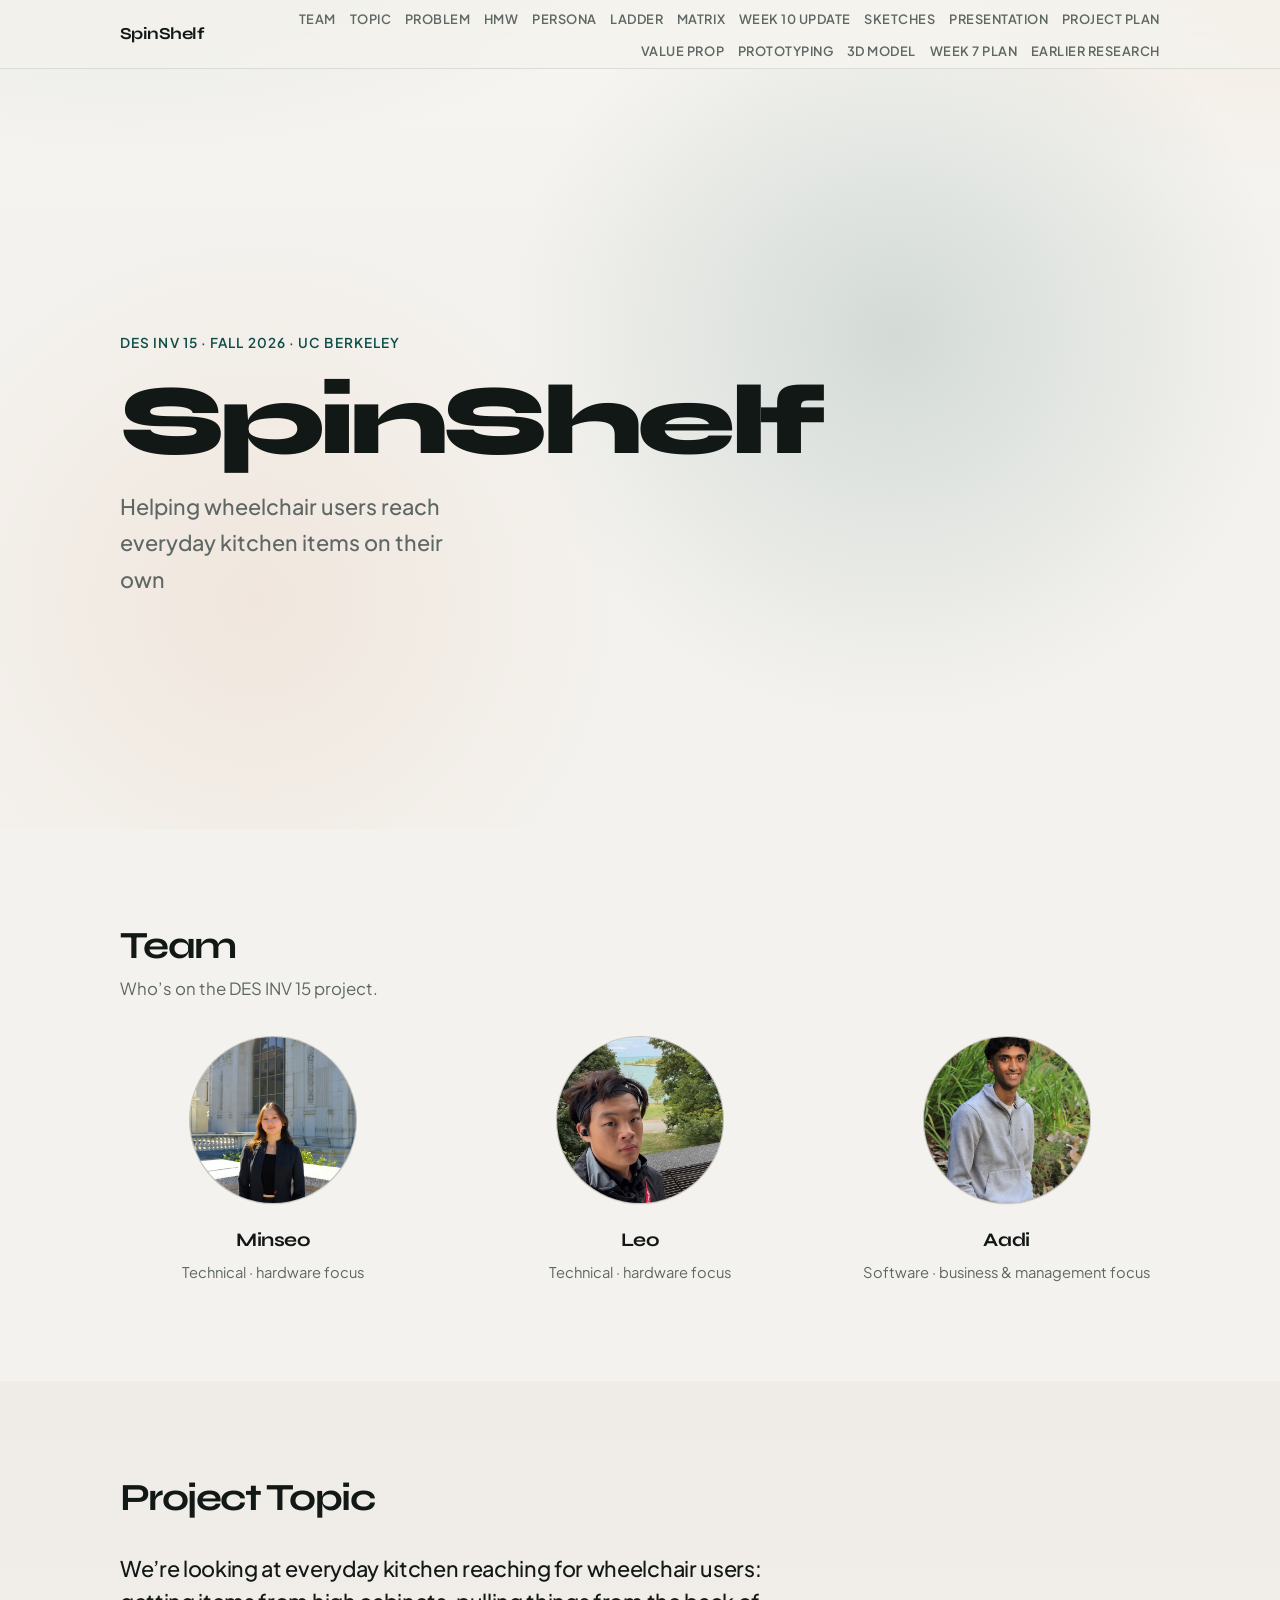
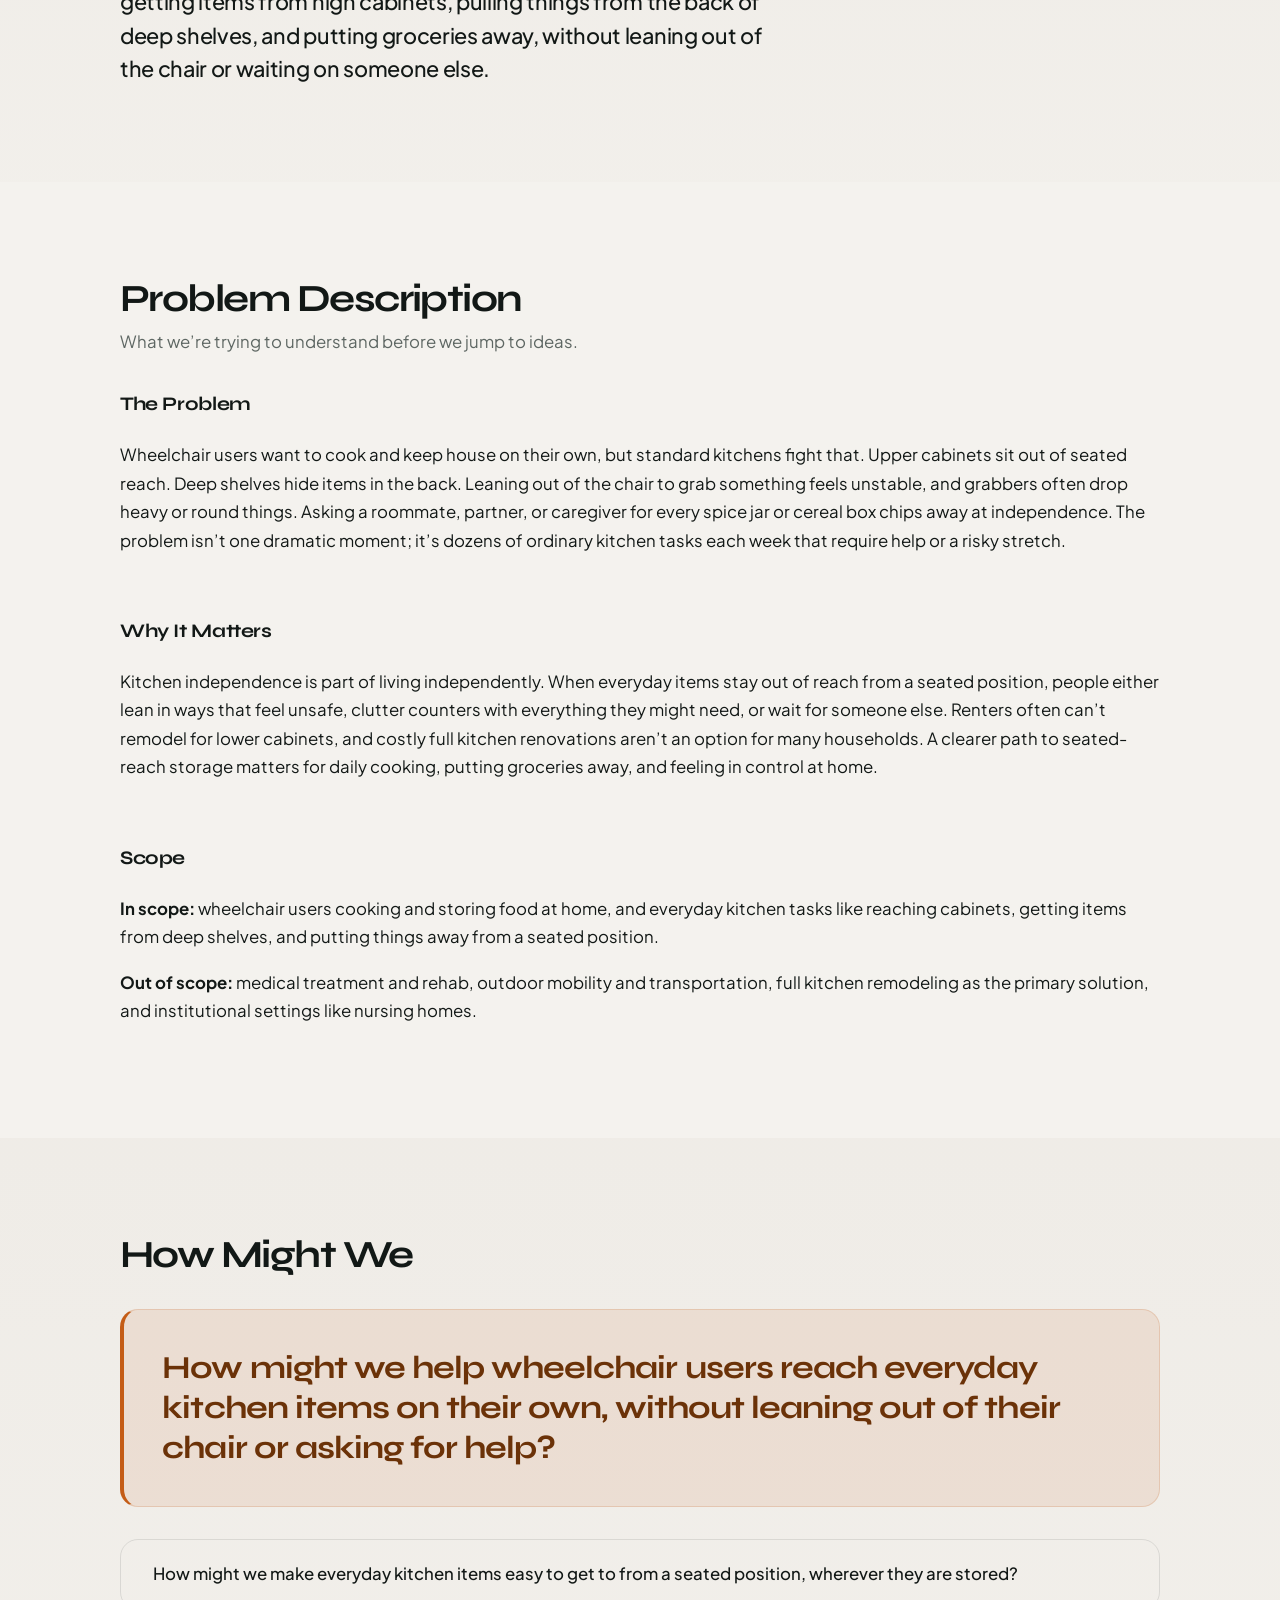
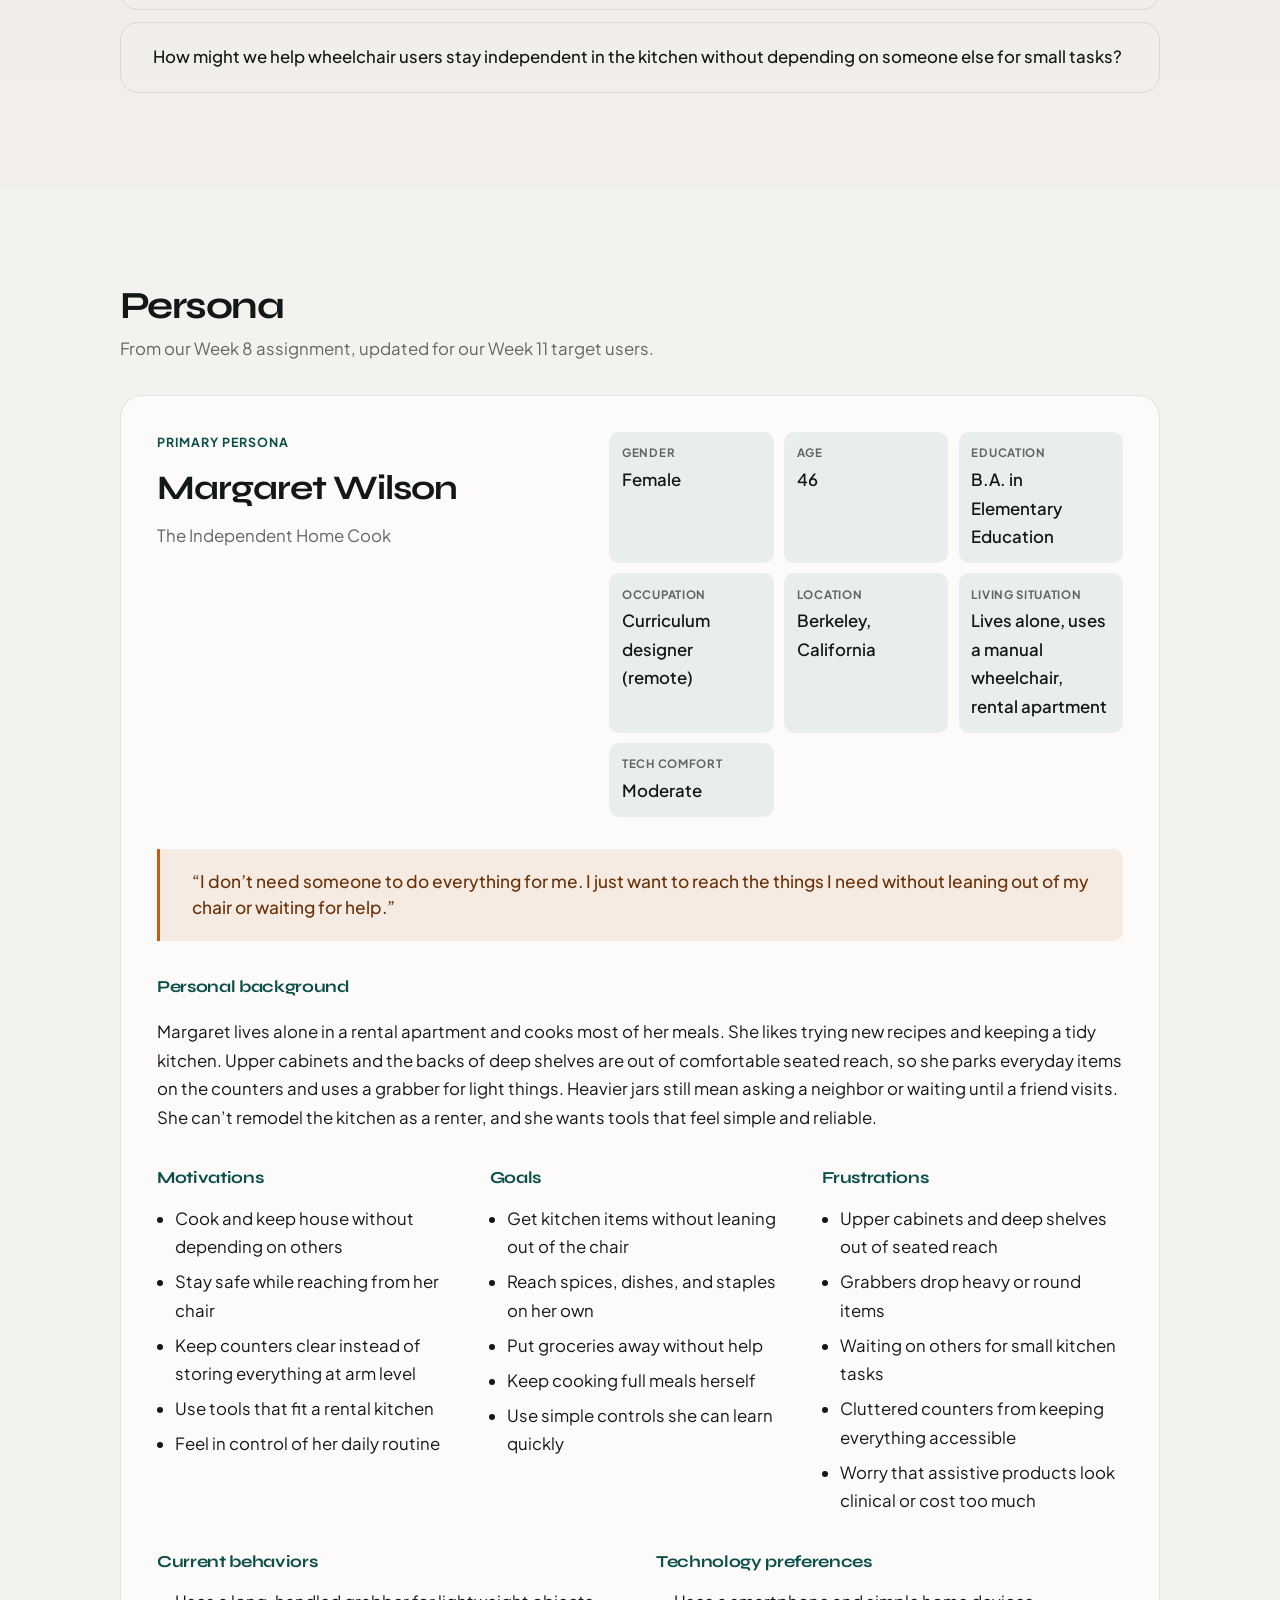
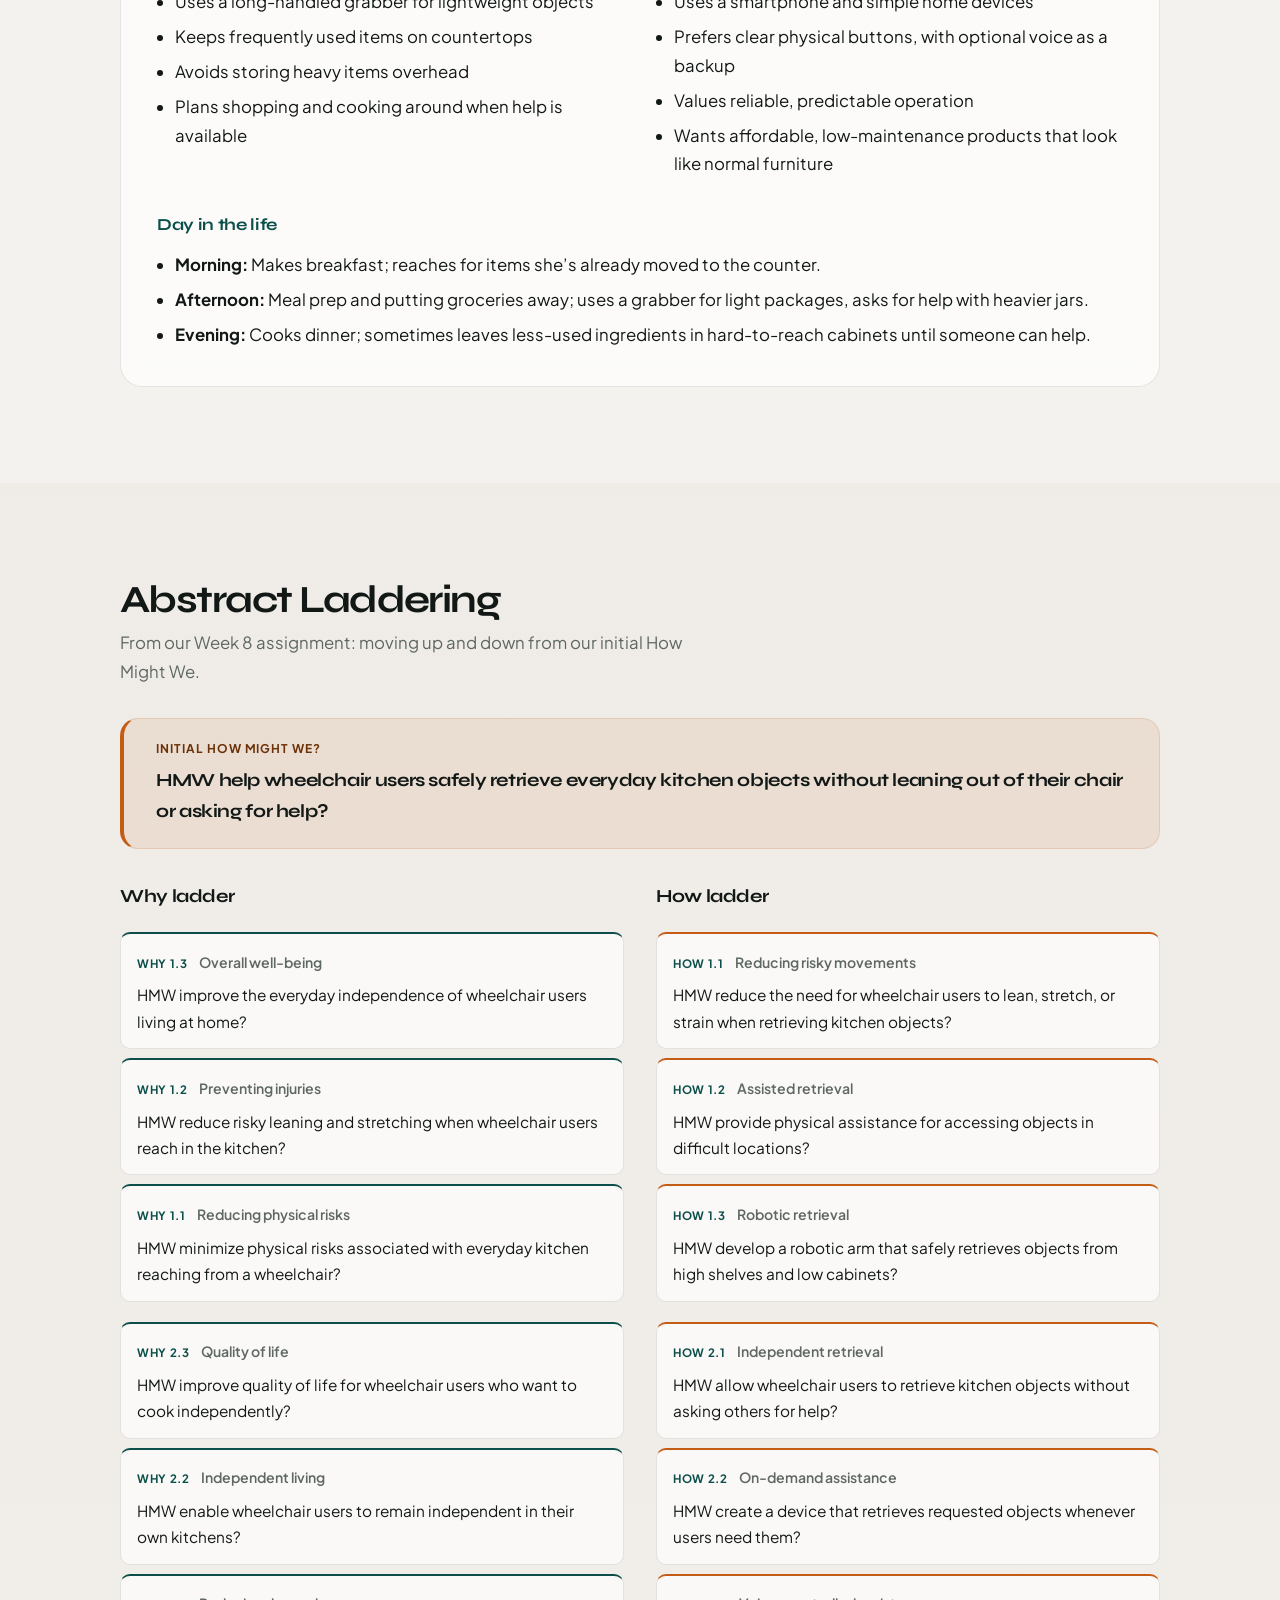
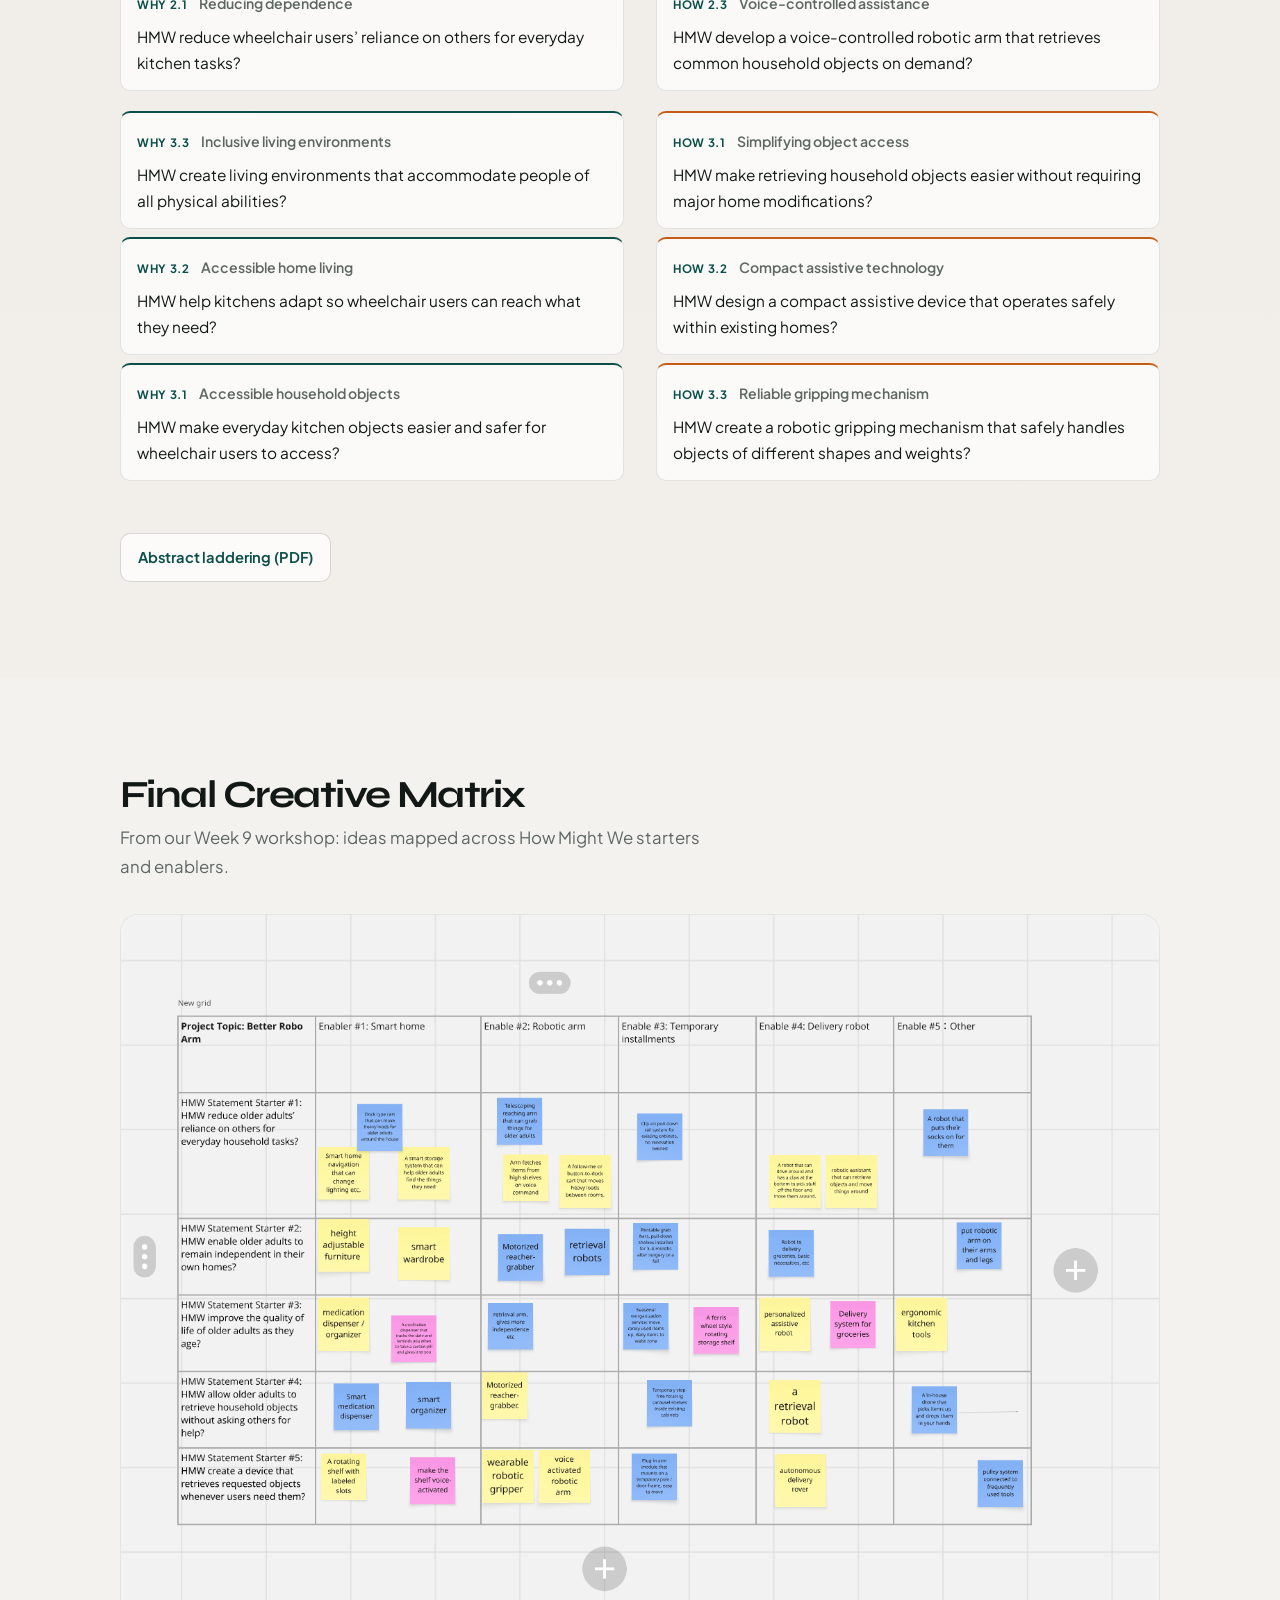
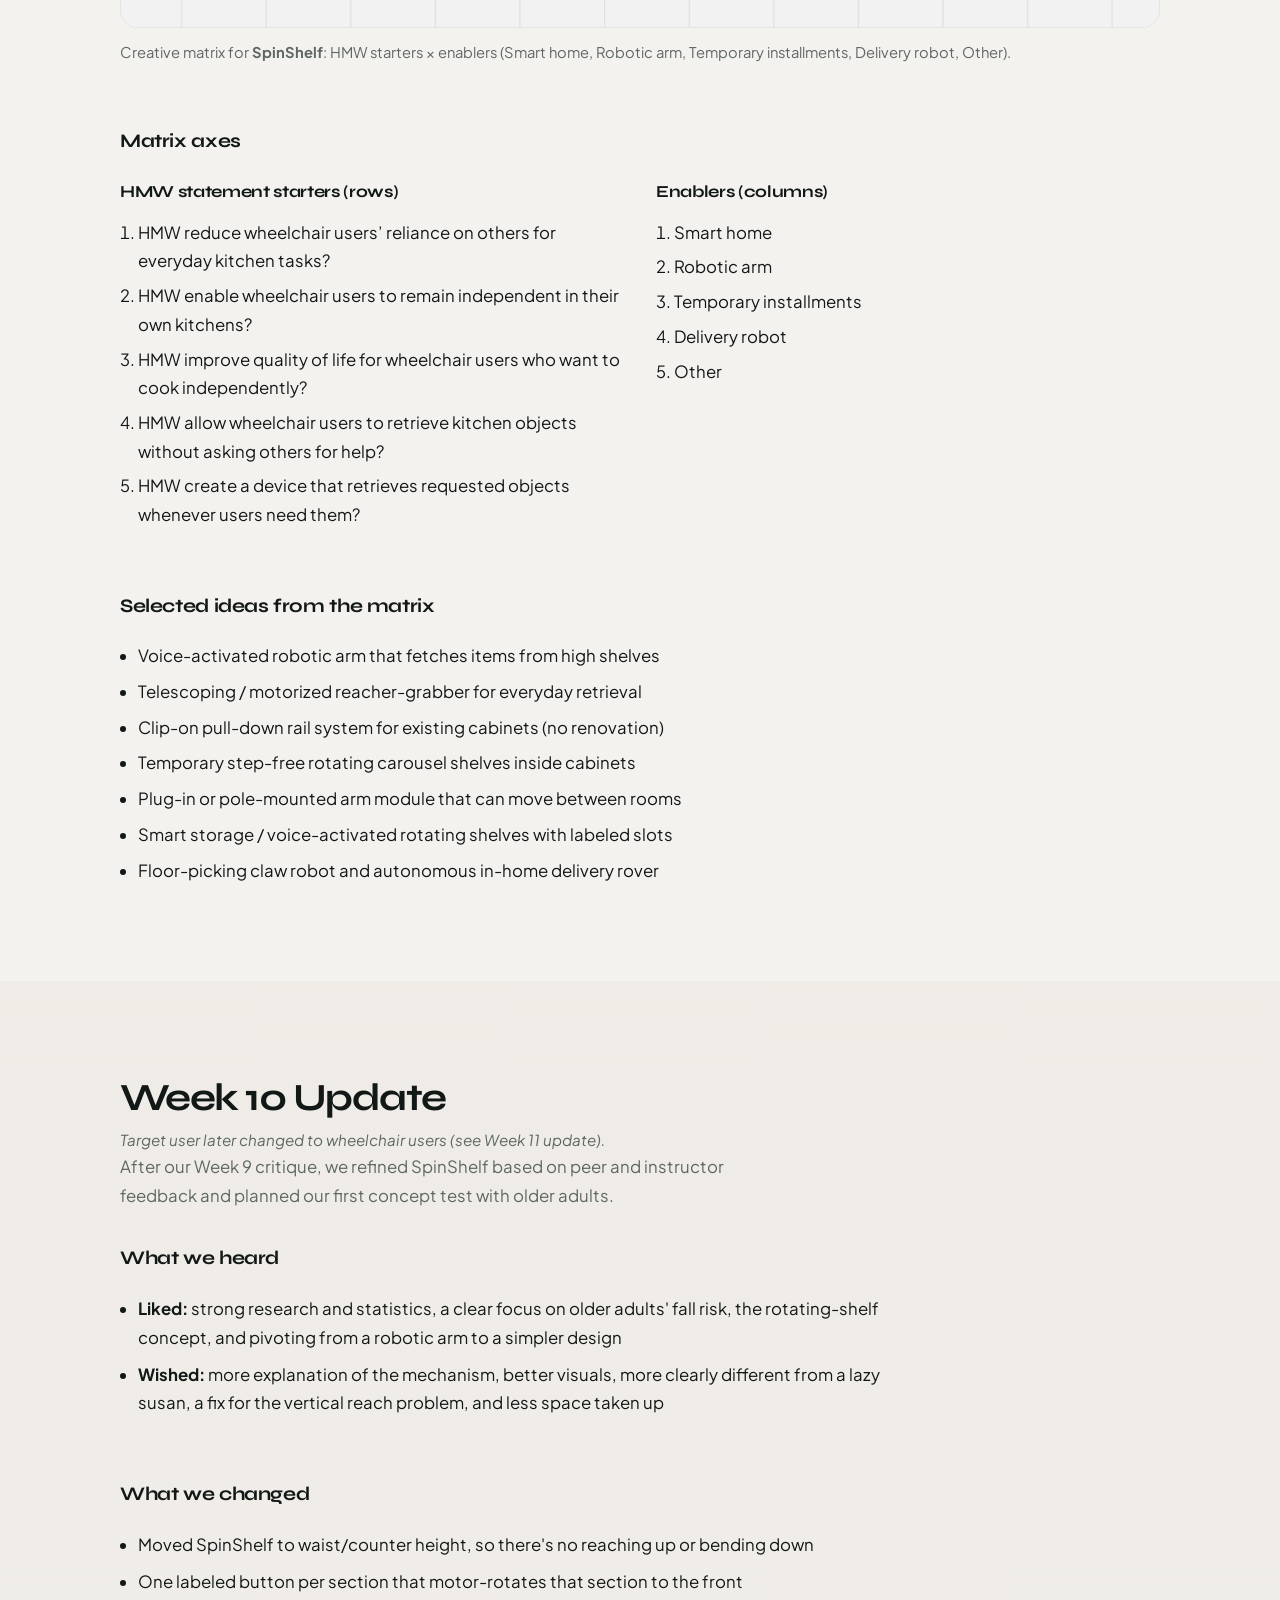
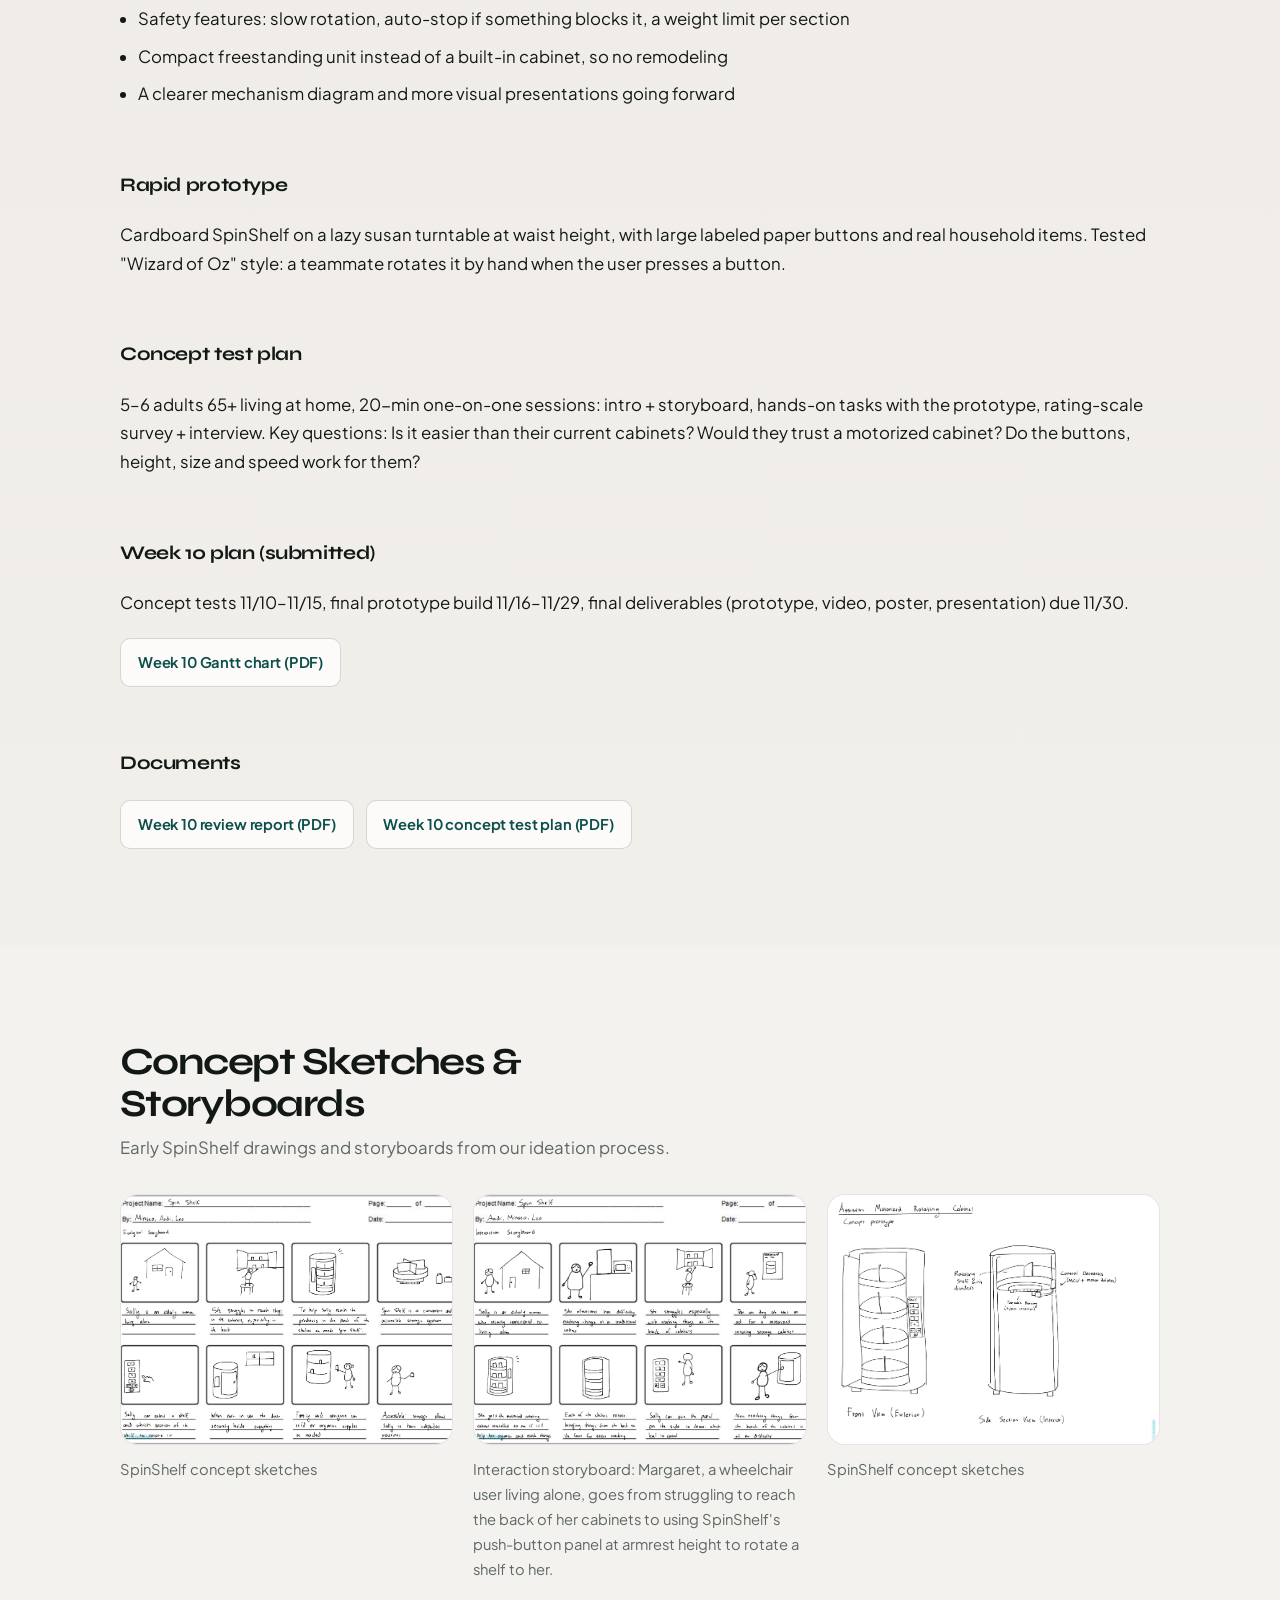
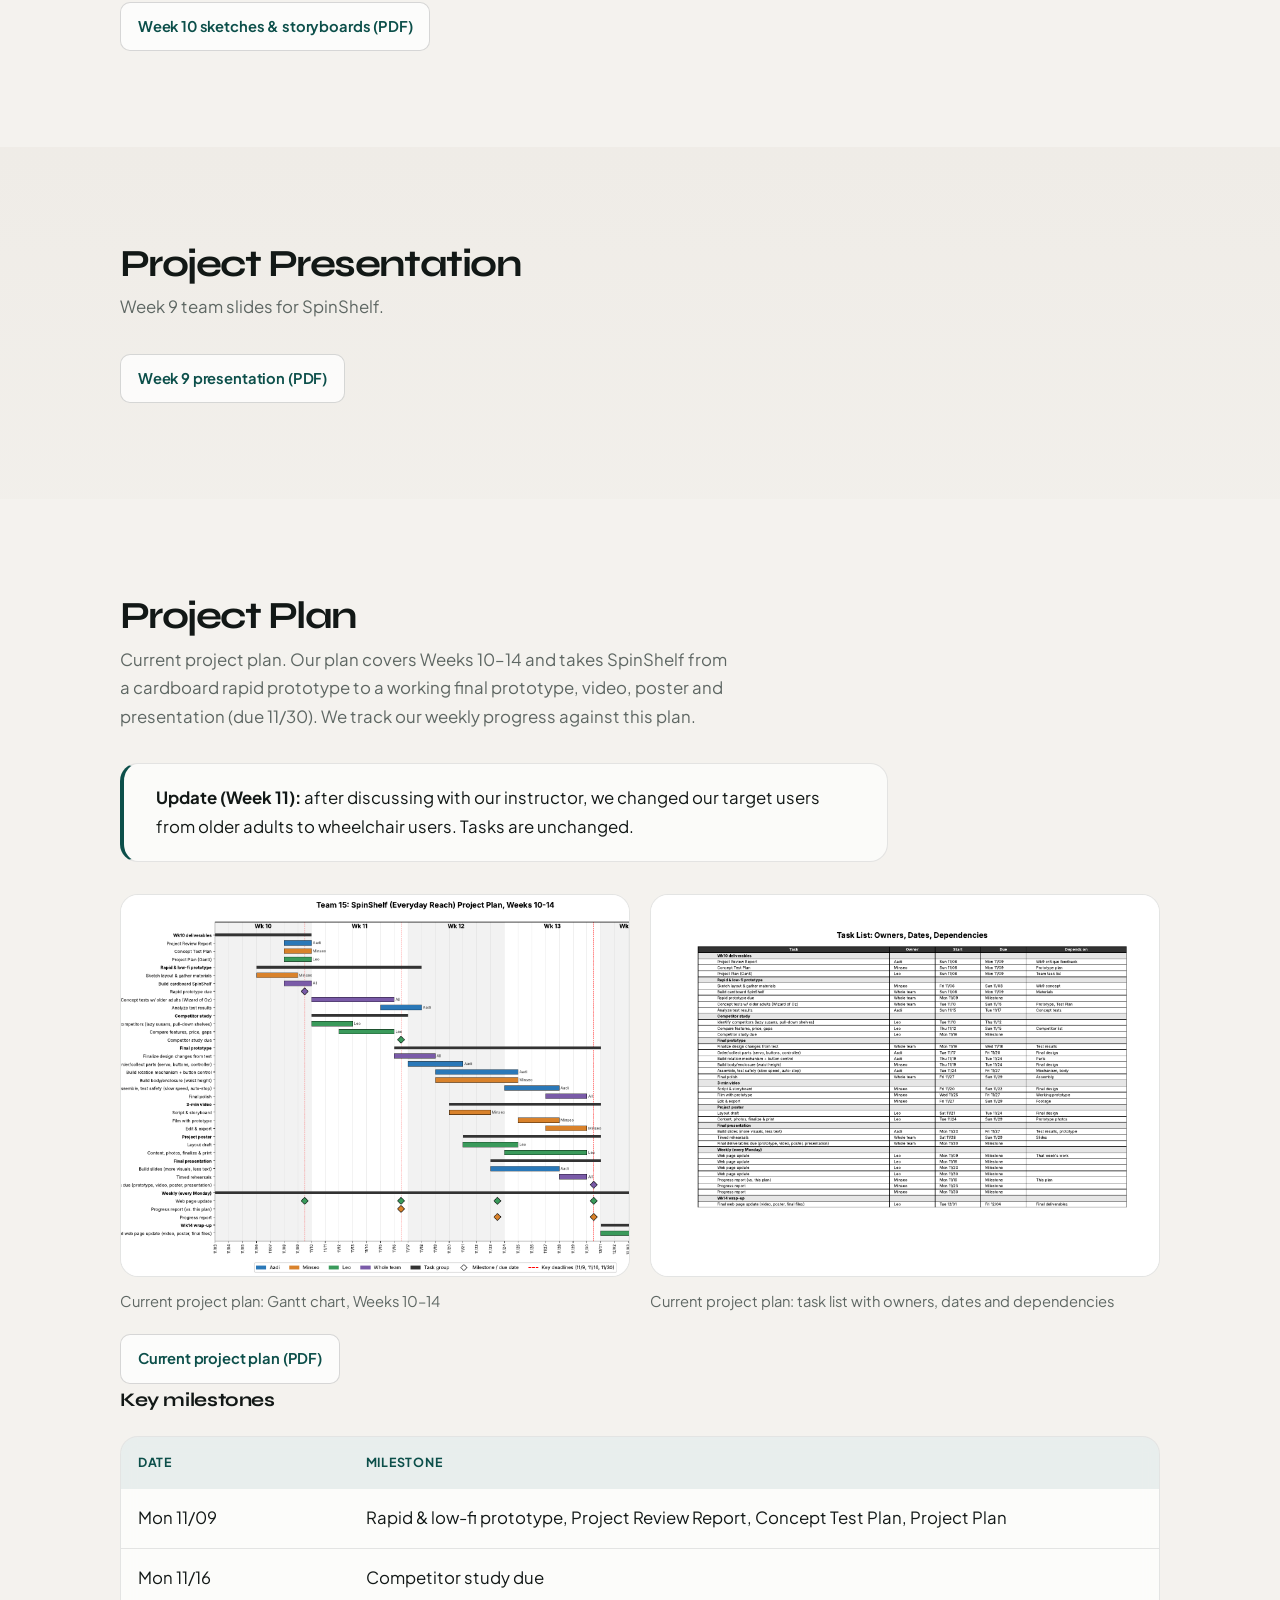
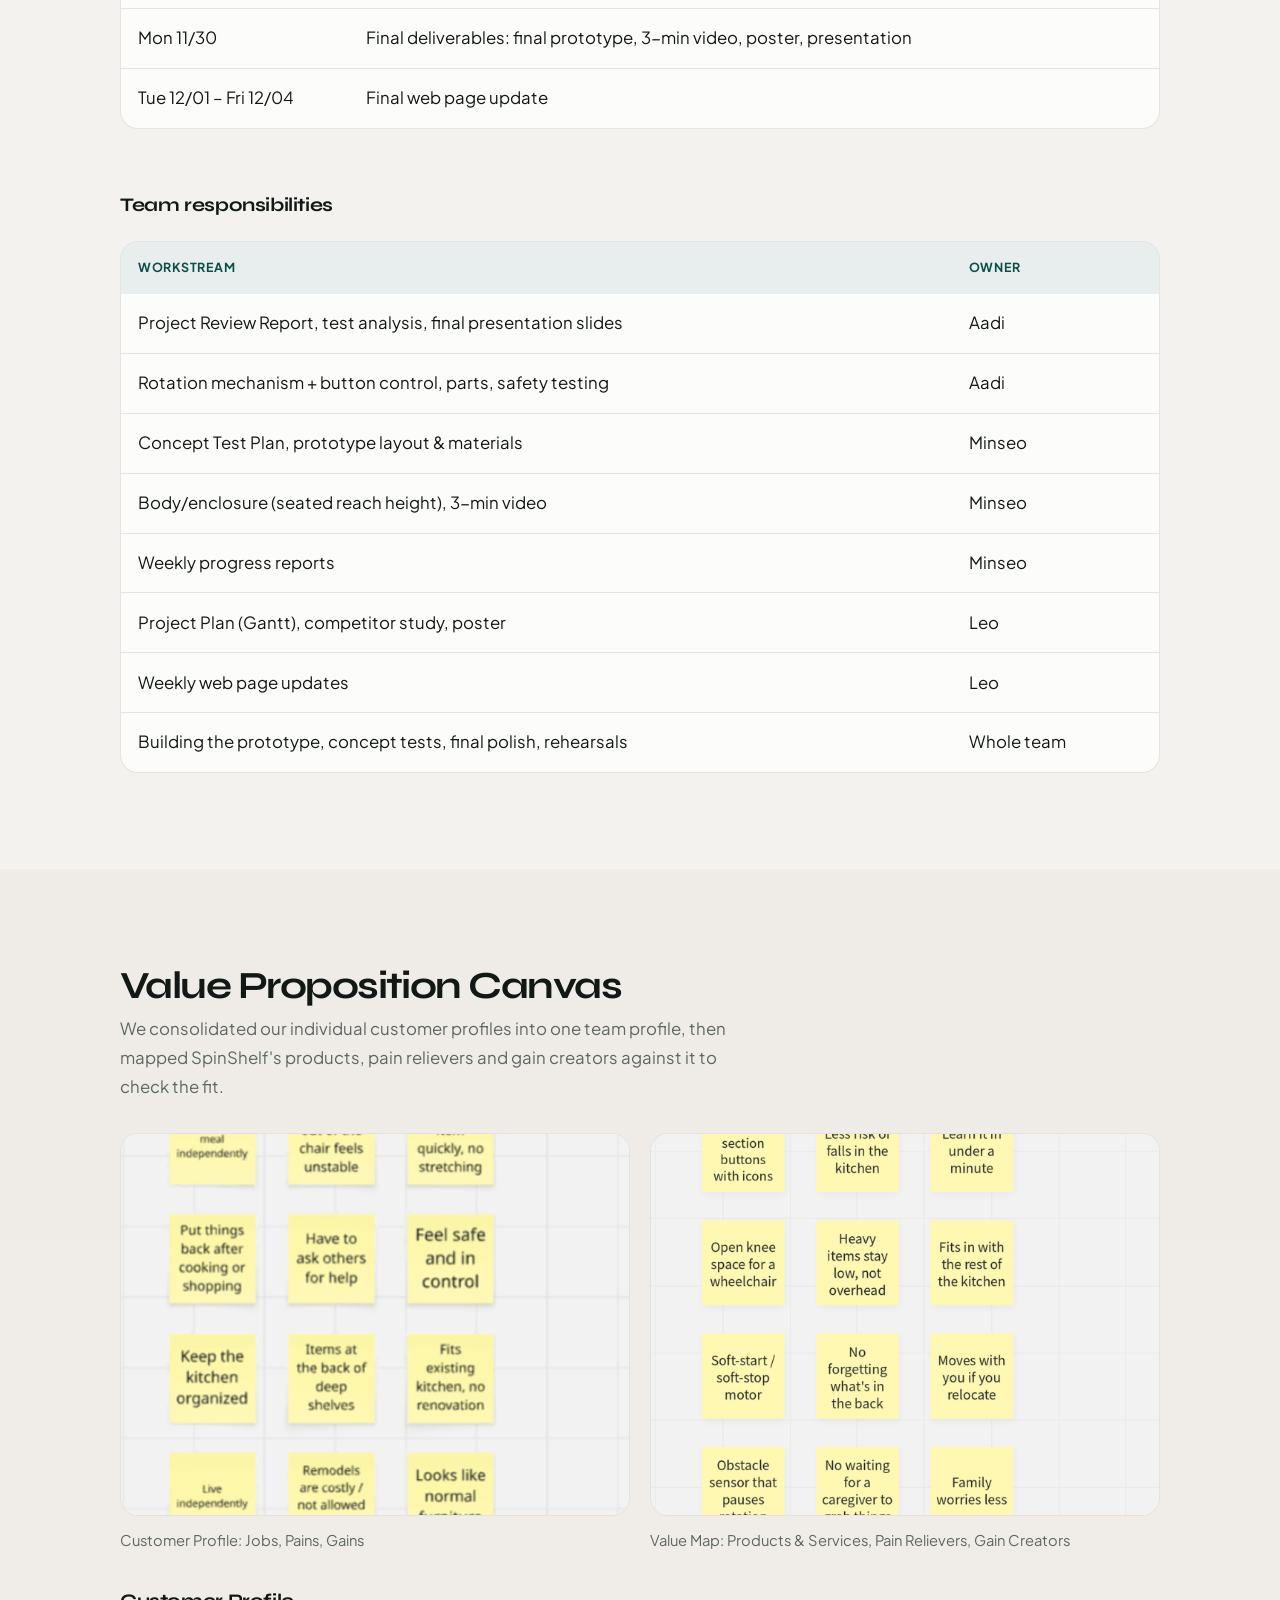
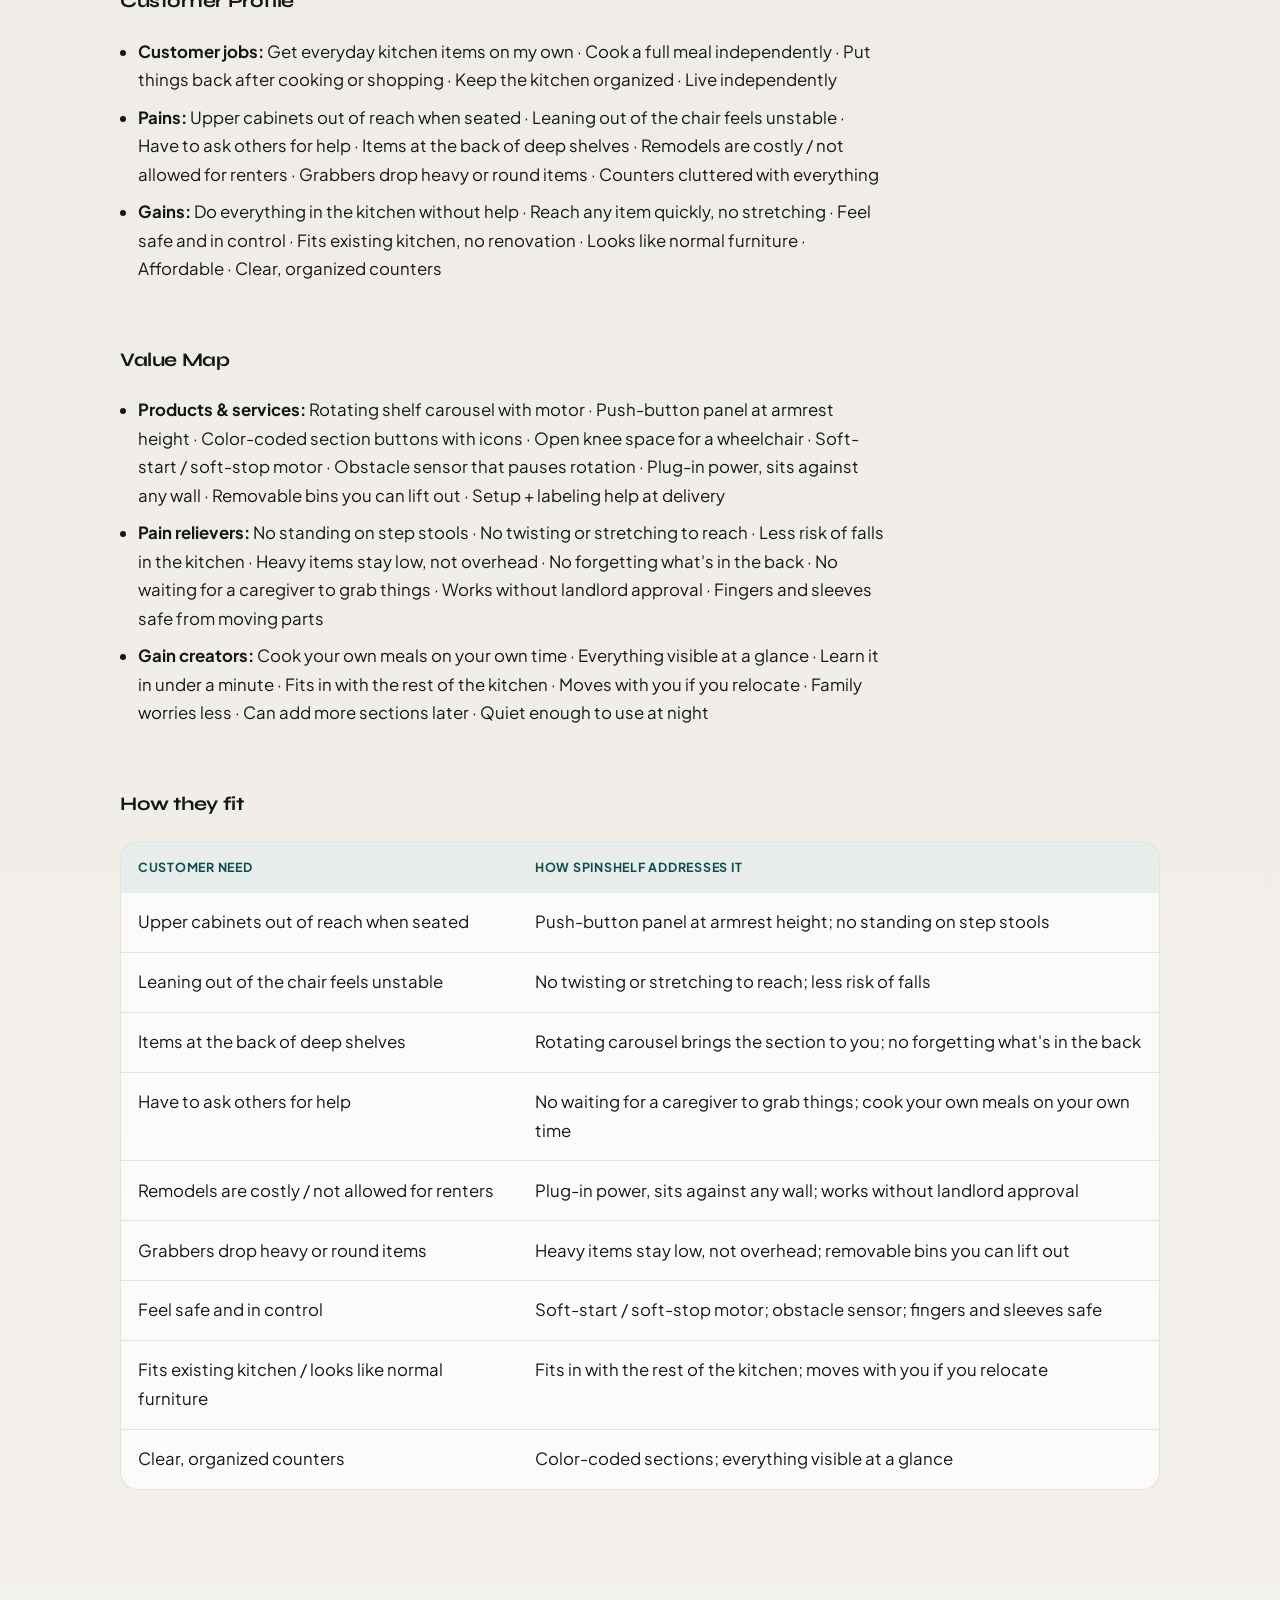
<file: index.html>
<!DOCTYPE html>
<html lang="en">
<head>
  <meta charset="UTF-8" />
  <meta name="viewport" content="width=device-width, initial-scale=1" />
  <title>SpinShelf · DES INV 15</title>
  <link rel="preconnect" href="https://fonts.googleapis.com" />
  <link rel="preconnect" href="https://fonts.gstatic.com" crossorigin />
  <link href="https://fonts.googleapis.com/css2?family=Plus+Jakarta+Sans:wght@400;500;600;700&family=Syne:wght@600;700;800&display=swap" rel="stylesheet" />
  <link rel="stylesheet" href="styles.css" />
</head>
<body>
  <a class="skip-link" href="#main">Skip to content</a>

  <header class="site-header">
    <nav class="nav" aria-label="Page sections">
      <a class="nav-brand" href="#hero">SpinShelf</a>
      <ul class="nav-links">
        <li><a href="#team">Team</a></li>
        <li><a href="#topic">Topic</a></li>
        <li><a href="#problem">Problem</a></li>
        <li><a href="#hmw">HMW</a></li>
        <li><a href="#persona">Persona</a></li>
        <li><a href="#ladder">Ladder</a></li>
        <li><a href="#matrix">Matrix</a></li>
        <li><a href="#week10">Week 10 Update</a></li>
        <li><a href="#sketches">Sketches</a></li>
        <li><a href="#presentation">Presentation</a></li>
        <li><a href="#project-plan">Project Plan</a></li>
        <li><a href="#value-prop">Value Prop</a></li>
        <li><a href="#prototyping">Prototyping</a></li>
        <li><a href="#model3d">3D Model</a></li>
        <li><a href="#plan">Week 7 Plan</a></li>
        <li><a href="#references">Earlier Research</a></li>
      </ul>
    </nav>
  </header>

  <main id="main">
    <!-- 1. Hero -->
    <section id="hero" class="section section--hero">
      <div class="hero-atmosphere" aria-hidden="true"></div>
      <div class="container hero-content">
        <p class="eyebrow">DES INV 15 · Fall 2026 · UC Berkeley</p>
        <h1 class="hero-title">SpinShelf</h1>
        <p class="hero-subtitle">Helping wheelchair users reach everyday kitchen items on their own</p>
      </div>
    </section>

    <!-- 2. Team -->
    <section id="team" class="section">
      <div class="container">
        <header class="section-header">
          <h2>Team</h2>
          <p>Who’s on the DES INV 15 project.</p>
        </header>
        <!-- Team names and photos are set: images/minseo.jpg, leo.jpg, aadi.jpg -->
        <div class="team-grid">
          <article class="team-card">
            <div class="media-placeholder media-placeholder--round" data-label="Photo">
              <img
                src="images/minseo.jpg"
                alt="Portrait of Minseo"
                onerror="this.remove();"
              />
            </div>
            <h3>Minseo</h3>
            <p class="muted">Technical · hardware focus</p>
          </article>

          <article class="team-card">
            <div class="media-placeholder media-placeholder--round" data-label="Photo">
              <img
                src="images/leo.jpg"
                alt="Portrait of Leo"
                onerror="this.remove();"
              />
            </div>
            <h3>Leo</h3>
            <p class="muted">Technical · hardware focus</p>
          </article>

          <article class="team-card">
            <div class="media-placeholder media-placeholder--round" data-label="Photo">
              <img
                src="images/aadi.jpg"
                alt="Portrait of Aadi"
                onerror="this.remove();"
              />
            </div>
            <h3>Aadi</h3>
            <p class="muted">Software · business &amp; management focus</p>
          </article>
        </div>
      </div>
    </section>

    <!-- 3. Project Topic -->
    <section id="topic" class="section section--alt">
      <div class="container">
        <header class="section-header">
          <h2>Project Topic</h2>
        </header>
        <p class="lead">
          We’re looking at everyday kitchen reaching for wheelchair users: getting items from high cabinets, pulling things from the back of deep shelves, and putting groceries away, without leaning out of the chair or waiting on someone else.
        </p>
      </div>
    </section>

    <!-- 4. Problem Description: problem only; no solutions -->
    <section id="problem" class="section">
      <div class="container">
        <header class="section-header">
          <h2>Problem Description</h2>
          <p>What we’re trying to understand before we jump to ideas.</p>
        </header>

        <div class="subsection" id="problem-the-problem">
          <h3>The Problem</h3>
          <p>
            Wheelchair users want to cook and keep house on their own, but standard kitchens fight that. Upper cabinets sit out of seated reach. Deep shelves hide items in the back. Leaning out of the chair to grab something feels unstable, and grabbers often drop heavy or round things. Asking a roommate, partner, or caregiver for every spice jar or cereal box chips away at independence. The problem isn’t one dramatic moment; it’s dozens of ordinary kitchen tasks each week that require help or a risky stretch.
          </p>
        </div>

        <div class="subsection" id="problem-why-it-matters">
          <h3>Why It Matters</h3>
          <p>
            Kitchen independence is part of living independently. When everyday items stay out of reach from a seated position, people either lean in ways that feel unsafe, clutter counters with everything they might need, or wait for someone else. Renters often can’t remodel for lower cabinets, and costly full kitchen renovations aren’t an option for many households. A clearer path to seated-reach storage matters for daily cooking, putting groceries away, and feeling in control at home.
          </p>
        </div>

        <div class="subsection" id="problem-scope">
          <h3>Scope</h3>
          <p>
            <strong>In scope:</strong> wheelchair users cooking and storing food at home, and everyday kitchen tasks like reaching cabinets, getting items from deep shelves, and putting things away from a seated position.
          </p>
          <p>
            <strong>Out of scope:</strong> medical treatment and rehab, outdoor mobility and transportation, full kitchen remodeling as the primary solution, and institutional settings like nursing homes.
          </p>
        </div>

      </div>
    </section>

    <!-- 5. How Might We -->
    <section id="hmw" class="section section--alt">
      <div class="container">
        <header class="section-header">
          <h2>How Might We</h2>
        </header>
        <div class="hmw-callout" role="note">
          <p>How might we help wheelchair users reach everyday kitchen items on their own, without leaning out of their chair or asking for help?</p>
        </div>
        <ul class="hmw-secondary">
          <li>How might we make everyday kitchen items easy to get to from a seated position, wherever they are stored?</li>
          <li>How might we help wheelchair users stay independent in the kitchen without depending on someone else for small tasks?</li>
        </ul>
      </div>
    </section>

    <!-- 6. Persona -->
    <section id="persona" class="section">
      <div class="container">
        <header class="section-header">
          <h2>Persona</h2>
          <p>From our Week 8 assignment, updated for our Week 11 target users.</p>
        </header>

        <article class="persona-card">
          <div class="persona-intro">
            <div class="persona-identity">
              <p class="persona-kicker">Primary persona</p>
              <h3>Margaret Wilson</h3>
              <p class="persona-tagline">The Independent Home Cook</p>
            </div>
            <dl class="persona-meta">
              <div><dt>Gender</dt><dd>Female</dd></div>
              <div><dt>Age</dt><dd>46</dd></div>
              <div><dt>Education</dt><dd>B.A. in Elementary Education</dd></div>
              <div><dt>Occupation</dt><dd>Curriculum designer (remote)</dd></div>
              <div><dt>Location</dt><dd>Berkeley, California</dd></div>
              <div><dt>Living situation</dt><dd>Lives alone, uses a manual wheelchair, rental apartment</dd></div>
              <div><dt>Tech comfort</dt><dd>Moderate</dd></div>
            </dl>
          </div>

          <blockquote class="persona-quote">
            “I don’t need someone to do everything for me. I just want to reach the things I need without leaning out of my chair or waiting for help.”
          </blockquote>

          <div class="persona-body">
            <div class="subsection">
              <h3>Personal background</h3>
              <p>
                Margaret lives alone in a rental apartment and cooks most of her meals. She likes trying new recipes and keeping a tidy kitchen. Upper cabinets and the backs of deep shelves are out of comfortable seated reach, so she parks everyday items on the counters and uses a grabber for light things. Heavier jars still mean asking a neighbor or waiting until a friend visits. She can’t remodel the kitchen as a renter, and she wants tools that feel simple and reliable.
              </p>
            </div>

            <div class="persona-columns">
              <div>
                <h3>Motivations</h3>
                <ul>
                  <li>Cook and keep house without depending on others</li>
                  <li>Stay safe while reaching from her chair</li>
                  <li>Keep counters clear instead of storing everything at arm level</li>
                  <li>Use tools that fit a rental kitchen</li>
                  <li>Feel in control of her daily routine</li>
                </ul>
              </div>
              <div>
                <h3>Goals</h3>
                <ul>
                  <li>Get kitchen items without leaning out of the chair</li>
                  <li>Reach spices, dishes, and staples on her own</li>
                  <li>Put groceries away without help</li>
                  <li>Keep cooking full meals herself</li>
                  <li>Use simple controls she can learn quickly</li>
                </ul>
              </div>
              <div>
                <h3>Frustrations</h3>
                <ul>
                  <li>Upper cabinets and deep shelves out of seated reach</li>
                  <li>Grabbers drop heavy or round items</li>
                  <li>Waiting on others for small kitchen tasks</li>
                  <li>Cluttered counters from keeping everything accessible</li>
                  <li>Worry that assistive products look clinical or cost too much</li>
                </ul>
              </div>
            </div>

            <div class="persona-columns persona-columns--two">
              <div>
                <h3>Current behaviors</h3>
                <ul>
                  <li>Uses a long-handled grabber for lightweight objects</li>
                  <li>Keeps frequently used items on countertops</li>
                  <li>Avoids storing heavy items overhead</li>
                  <li>Plans shopping and cooking around when help is available</li>
                </ul>
              </div>
              <div>
                <h3>Technology preferences</h3>
                <ul>
                  <li>Uses a smartphone and simple home devices</li>
                  <li>Prefers clear physical buttons, with optional voice as a backup</li>
                  <li>Values reliable, predictable operation</li>
                  <li>Wants affordable, low-maintenance products that look like normal furniture</li>
                </ul>
              </div>
            </div>

            <div class="subsection">
              <h3>Day in the life</h3>
              <ul class="day-list">
                <li><strong>Morning:</strong> Makes breakfast; reaches for items she’s already moved to the counter.</li>
                <li><strong>Afternoon:</strong> Meal prep and putting groceries away; uses a grabber for light packages, asks for help with heavier jars.</li>
                <li><strong>Evening:</strong> Cooks dinner; sometimes leaves less-used ingredients in hard-to-reach cabinets until someone can help.</li>
              </ul>
            </div>
          </div>
        </article>
      </div>
    </section>

    <!-- 7. Abstract Laddering -->
    <section id="ladder" class="section section--alt">
      <div class="container">
        <header class="section-header">
          <h2>Abstract Laddering</h2>
          <p>From our Week 8 assignment: moving up and down from our initial How Might We.</p>
        </header>

        <div class="ladder-seed">
          <p class="ladder-seed-label">Initial How might we?</p>
          <p>HMW help wheelchair users safely retrieve everyday kitchen objects without leaning out of their chair or asking for help?</p>
        </div>

        <div class="ladder-board" aria-label="Abstract laddering board">
          <div class="ladder-col">
            <h3 class="ladder-col-title">Why ladder</h3>
            <ol class="ladder-rungs ladder-rungs--why" reversed>
              <li>
                <span class="ladder-code">Why 1.3</span>
                <span class="ladder-theme">Overall well-being</span>
                <p>HMW improve the everyday independence of wheelchair users living at home?</p>
              </li>
              <li>
                <span class="ladder-code">Why 1.2</span>
                <span class="ladder-theme">Preventing injuries</span>
                <p>HMW reduce risky leaning and stretching when wheelchair users reach in the kitchen?</p>
              </li>
              <li>
                <span class="ladder-code">Why 1.1</span>
                <span class="ladder-theme">Reducing physical risks</span>
                <p>HMW minimize physical risks associated with everyday kitchen reaching from a wheelchair?</p>
              </li>
            </ol>
            <ol class="ladder-rungs ladder-rungs--why" reversed>
              <li>
                <span class="ladder-code">Why 2.3</span>
                <span class="ladder-theme">Quality of life</span>
                <p>HMW improve quality of life for wheelchair users who want to cook independently?</p>
              </li>
              <li>
                <span class="ladder-code">Why 2.2</span>
                <span class="ladder-theme">Independent living</span>
                <p>HMW enable wheelchair users to remain independent in their own kitchens?</p>
              </li>
              <li>
                <span class="ladder-code">Why 2.1</span>
                <span class="ladder-theme">Reducing dependence</span>
                <p>HMW reduce wheelchair users’ reliance on others for everyday kitchen tasks?</p>
              </li>
            </ol>
            <ol class="ladder-rungs ladder-rungs--why" reversed>
              <li>
                <span class="ladder-code">Why 3.3</span>
                <span class="ladder-theme">Inclusive living environments</span>
                <p>HMW create living environments that accommodate people of all physical abilities?</p>
              </li>
              <li>
                <span class="ladder-code">Why 3.2</span>
                <span class="ladder-theme">Accessible home living</span>
                <p>HMW help kitchens adapt so wheelchair users can reach what they need?</p>
              </li>
              <li>
                <span class="ladder-code">Why 3.1</span>
                <span class="ladder-theme">Accessible household objects</span>
                <p>HMW make everyday kitchen objects easier and safer for wheelchair users to access?</p>
              </li>
            </ol>
          </div>

          <div class="ladder-col">
            <h3 class="ladder-col-title">How ladder</h3>
            <ol class="ladder-rungs ladder-rungs--how">
              <li>
                <span class="ladder-code">How 1.1</span>
                <span class="ladder-theme">Reducing risky movements</span>
                <p>HMW reduce the need for wheelchair users to lean, stretch, or strain when retrieving kitchen objects?</p>
              </li>
              <li>
                <span class="ladder-code">How 1.2</span>
                <span class="ladder-theme">Assisted retrieval</span>
                <p>HMW provide physical assistance for accessing objects in difficult locations?</p>
              </li>
              <li>
                <span class="ladder-code">How 1.3</span>
                <span class="ladder-theme">Robotic retrieval</span>
                <p>HMW develop a robotic arm that safely retrieves objects from high shelves and low cabinets?</p>
              </li>
            </ol>
            <ol class="ladder-rungs ladder-rungs--how">
              <li>
                <span class="ladder-code">How 2.1</span>
                <span class="ladder-theme">Independent retrieval</span>
                <p>HMW allow wheelchair users to retrieve kitchen objects without asking others for help?</p>
              </li>
              <li>
                <span class="ladder-code">How 2.2</span>
                <span class="ladder-theme">On-demand assistance</span>
                <p>HMW create a device that retrieves requested objects whenever users need them?</p>
              </li>
              <li>
                <span class="ladder-code">How 2.3</span>
                <span class="ladder-theme">Voice-controlled assistance</span>
                <p>HMW develop a voice-controlled robotic arm that retrieves common household objects on demand?</p>
              </li>
            </ol>
            <ol class="ladder-rungs ladder-rungs--how">
              <li>
                <span class="ladder-code">How 3.1</span>
                <span class="ladder-theme">Simplifying object access</span>
                <p>HMW make retrieving household objects easier without requiring major home modifications?</p>
              </li>
              <li>
                <span class="ladder-code">How 3.2</span>
                <span class="ladder-theme">Compact assistive technology</span>
                <p>HMW design a compact assistive device that operates safely within existing homes?</p>
              </li>
              <li>
                <span class="ladder-code">How 3.3</span>
                <span class="ladder-theme">Reliable gripping mechanism</span>
                <p>HMW create a robotic gripping mechanism that safely handles objects of different shapes and weights?</p>
              </li>
            </ol>
          </div>
        </div>

        <p class="source-link">
          <a class="btn-download" href="images/abstract-ladder.pdf" target="_blank" rel="noopener noreferrer">Abstract laddering (PDF)</a>
        </p>
      </div>
    </section>

    <!-- 8. Creative Matrix -->
    <section id="matrix" class="section">
      <div class="container">
        <header class="section-header">
          <h2>Final Creative Matrix</h2>
          <p>From our Week 9 workshop: ideas mapped across How Might We starters and enablers.</p>
        </header>

        <figure class="figure figure--matrix">
          <div class="matrix-frame">
            <img
              src="images/creative-matrix.png"
              alt="Creative matrix for SpinShelf with five HMW rows and five enabler columns filled with sticky-note ideas"
              onerror="this.remove();"
            />
          </div>
          <figcaption>
            Creative matrix for <strong>SpinShelf</strong>: HMW starters × enablers (Smart home, Robotic arm, Temporary installments, Delivery robot, Other).
          </figcaption>
        </figure>

        <div class="subsection">
          <h3>Matrix axes</h3>
          <div class="matrix-axes">
            <div>
              <h4>HMW statement starters (rows)</h4>
              <ol>
                <li>HMW reduce wheelchair users’ reliance on others for everyday kitchen tasks?</li>
                <li>HMW enable wheelchair users to remain independent in their own kitchens?</li>
                <li>HMW improve quality of life for wheelchair users who want to cook independently?</li>
                <li>HMW allow wheelchair users to retrieve kitchen objects without asking others for help?</li>
                <li>HMW create a device that retrieves requested objects whenever users need them?</li>
              </ol>
            </div>
            <div>
              <h4>Enablers (columns)</h4>
              <ol>
                <li>Smart home</li>
                <li>Robotic arm</li>
                <li>Temporary installments</li>
                <li>Delivery robot</li>
                <li>Other</li>
              </ol>
            </div>
          </div>
        </div>

        <div class="subsection">
          <h3>Selected ideas from the matrix</h3>
          <ul class="idea-highlights">
            <li>Voice-activated robotic arm that fetches items from high shelves</li>
            <li>Telescoping / motorized reacher-grabber for everyday retrieval</li>
            <li>Clip-on pull-down rail system for existing cabinets (no renovation)</li>
            <li>Temporary step-free rotating carousel shelves inside cabinets</li>
            <li>Plug-in or pole-mounted arm module that can move between rooms</li>
            <li>Smart storage / voice-activated rotating shelves with labeled slots</li>
            <li>Floor-picking claw robot and autonomous in-home delivery rover</li>
          </ul>
        </div>
      </div>
    </section>

    <!-- Week 10 Update (latest updates first) -->
    <section id="week10" class="section section--alt">
      <div class="container">
        <header class="section-header">
          <h2>Week 10 Update</h2>
          <p class="history-note">Target user later changed to wheelchair users (see Week 11 update).</p>
          <p>After our Week 9 critique, we refined SpinShelf based on peer and instructor feedback and planned our first concept test with older adults.</p>
        </header>

        <div class="subsection">
          <h3>What we heard</h3>
          <ul class="wk10-list">
            <li><strong>Liked:</strong> strong research and statistics, a clear focus on older adults' fall risk, the rotating-shelf concept, and pivoting from a robotic arm to a simpler design</li>
            <li><strong>Wished:</strong> more explanation of the mechanism, better visuals, more clearly different from a lazy susan, a fix for the vertical reach problem, and less space taken up</li>
          </ul>
        </div>

        <div class="subsection">
          <h3>What we changed</h3>
          <ul class="wk10-list">
            <li>Moved SpinShelf to waist/counter height, so there's no reaching up or bending down</li>
            <li>One labeled button per section that motor-rotates that section to the front</li>
            <li>Safety features: slow rotation, auto-stop if something blocks it, a weight limit per section</li>
            <li>Compact freestanding unit instead of a built-in cabinet, so no remodeling</li>
            <li>A clearer mechanism diagram and more visual presentations going forward</li>
          </ul>
        </div>

        <div class="subsection">
          <h3>Rapid prototype</h3>
          <p>
            Cardboard SpinShelf on a lazy susan turntable at waist height, with large labeled paper buttons and real household items. Tested "Wizard of Oz" style: a teammate rotates it by hand when the user presses a button.
          </p>
        </div>

        <div class="subsection">
          <h3>Concept test plan</h3>
          <p>
            5–6 adults 65+ living at home, 20-min one-on-one sessions: intro + storyboard, hands-on tasks with the prototype, rating-scale survey + interview. Key questions: Is it easier than their current cabinets? Would they trust a motorized cabinet? Do the buttons, height, size and speed work for them?
          </p>
        </div>

        <div class="subsection">
          <h3>Week 10 plan (submitted)</h3>
          <p>
            Concept tests 11/10–11/15, final prototype build 11/16–11/29, final deliverables (prototype, video, poster, presentation) due 11/30.
          </p>
          <p class="download-row">
            <a class="btn-download" href="assets/wk10/Team15_SpinShelf_Project_Plan_Gantt.pdf" target="_blank" rel="noopener noreferrer">Week 10 Gantt chart (PDF)</a>
          </p>
        </div>

        <div class="subsection">
          <h3>Documents</h3>
          <div class="download-row">
            <a class="btn-download" href="assets/wk10/Team15_SpinShelf_Project_Review_Report.pdf" target="_blank" rel="noopener noreferrer">Week 10 review report (PDF)</a>
            <a class="btn-download" href="assets/wk10/Team15_SpinShelf_Concept_Test_Plan.pdf" target="_blank" rel="noopener noreferrer">Week 10 concept test plan (PDF)</a>
          </div>
        </div>
      </div>
    </section>

    <!-- Concept Sketches & Storyboards -->
    <section id="sketches" class="section">
      <div class="container">
        <header class="section-header">
          <h2>Concept Sketches &amp; Storyboards</h2>
          <p>Early SpinShelf drawings and storyboards from our ideation process.</p>
        </header>

        <div class="sketch-grid">
          <figure class="figure sketch-card">
            <a class="sketch-link" href="assets/wk10/spinshelf-sketches-1.png" target="_blank" rel="noopener noreferrer">
              <img
                src="assets/wk10/spinshelf-sketches-1.png"
                alt="SpinShelf ecological concept storyboard sketches showing the product idea in a home context"
              />
            </a>
            <figcaption>SpinShelf concept sketches</figcaption>
          </figure>
          <figure class="figure sketch-card">
            <a class="sketch-link" href="assets/wk10/spinshelf-sketches-2.png" target="_blank" rel="noopener noreferrer">
              <img
                src="assets/wk10/spinshelf-sketches-2.png"
                alt="Interaction storyboard of Margaret, a wheelchair user living alone, using SpinShelf's push-button panel at armrest height to rotate a shelf toward her"
              />
            </a>
            <figcaption>Interaction storyboard: Margaret, a wheelchair user living alone, goes from struggling to reach the back of her cabinets to using SpinShelf's push-button panel at armrest height to rotate a shelf to her.</figcaption>
          </figure>
          <figure class="figure sketch-card">
            <a class="sketch-link" href="assets/wk10/spinshelf-sketches-3.png" target="_blank" rel="noopener noreferrer">
              <img
                src="assets/wk10/spinshelf-sketches-3.png"
                alt="Assistive motorized cabinet concept drawings for SpinShelf"
              />
            </a>
            <figcaption>SpinShelf concept sketches</figcaption>
          </figure>
        </div>

        <p class="download-row">
          <a class="btn-download" href="assets/wk10/Team15_SpinShelf_Sketches_Storyboards.pdf" target="_blank" rel="noopener noreferrer">Week 10 sketches &amp; storyboards (PDF)</a>
        </p>
      </div>
    </section>

    <!-- Project Presentation -->
    <section id="presentation" class="section section--alt">
      <div class="container">
        <header class="section-header">
          <h2>Project Presentation</h2>
          <p>Week 9 team slides for SpinShelf.</p>
        </header>

        <p class="download-row">
          <a class="btn-download" href="assets/wk10/Team15_SpinShelf.pdf" target="_blank" rel="noopener noreferrer">Week 9 presentation (PDF)</a>
        </p>
      </div>
    </section>

    <!-- Week 11: Project Plan -->
    <section id="project-plan" class="section">
      <div class="container">
        <header class="section-header">
          <h2>Project Plan</h2>
          <p>Current project plan. Our plan covers Weeks 10–14 and takes SpinShelf from a cardboard rapid prototype to a working final prototype, video, poster and presentation (due 11/30). We track our weekly progress against this plan.</p>
        </header>

        <p class="callout-note"><strong>Update (Week 11):</strong> after discussing with our instructor, we changed our target users from older adults to wheelchair users. Tasks are unchanged.</p>

        <div class="sketch-grid sketch-grid--two">
          <figure class="figure sketch-card">
            <a class="sketch-link" href="assets/wk11/project-plan-gantt.png" target="_blank" rel="noopener noreferrer">
              <img src="assets/wk11/project-plan-gantt.png" alt="Current project plan Gantt chart covering SpinShelf work across Weeks 10 to 14" />
            </a>
            <figcaption>Current project plan: Gantt chart, Weeks 10–14</figcaption>
          </figure>
          <figure class="figure sketch-card">
            <a class="sketch-link" href="assets/wk11/project-plan-tasklist.png" target="_blank" rel="noopener noreferrer">
              <img src="assets/wk11/project-plan-tasklist.png" alt="Current project plan task list with owners, dates and dependencies for SpinShelf" />
            </a>
            <figcaption>Current project plan: task list with owners, dates and dependencies</figcaption>
          </figure>
        </div>

        <p class="download-row">
          <a class="btn-download" href="assets/wk11/SpinShelf_Project_Plan.pdf" target="_blank" rel="noopener noreferrer">Current project plan (PDF)</a>
        </p>

        <div class="subsection">
          <h3>Key milestones</h3>
          <div class="table-wrap">
            <table>
              <thead>
                <tr>
                  <th scope="col">Date</th>
                  <th scope="col">Milestone</th>
                </tr>
              </thead>
              <tbody>
                <tr>
                  <td>Mon 11/09</td>
                  <td>Rapid &amp; low-fi prototype, Project Review Report, Concept Test Plan, Project Plan</td>
                </tr>
                <tr>
                  <td>Mon 11/16</td>
                  <td>Competitor study due</td>
                </tr>
                <tr>
                  <td>Mon 11/30</td>
                  <td>Final deliverables: final prototype, 3-min video, poster, presentation</td>
                </tr>
                <tr>
                  <td>Tue 12/01 – Fri 12/04</td>
                  <td>Final web page update</td>
                </tr>
              </tbody>
            </table>
          </div>
        </div>

        <div class="subsection">
          <h3>Team responsibilities</h3>
          <div class="table-wrap">
            <table>
              <thead>
                <tr>
                  <th scope="col">Workstream</th>
                  <th scope="col">Owner</th>
                </tr>
              </thead>
              <tbody>
                <tr>
                  <td>Project Review Report, test analysis, final presentation slides</td>
                  <td>Aadi</td>
                </tr>
                <tr>
                  <td>Rotation mechanism + button control, parts, safety testing</td>
                  <td>Aadi</td>
                </tr>
                <tr>
                  <td>Concept Test Plan, prototype layout &amp; materials</td>
                  <td>Minseo</td>
                </tr>
                <tr>
                  <td>Body/enclosure (seated reach height), 3-min video</td>
                  <td>Minseo</td>
                </tr>
                <tr>
                  <td>Weekly progress reports</td>
                  <td>Minseo</td>
                </tr>
                <tr>
                  <td>Project Plan (Gantt), competitor study, poster</td>
                  <td>Leo</td>
                </tr>
                <tr>
                  <td>Weekly web page updates</td>
                  <td>Leo</td>
                </tr>
                <tr>
                  <td>Building the prototype, concept tests, final polish, rehearsals</td>
                  <td>Whole team</td>
                </tr>
              </tbody>
            </table>
          </div>
        </div>
      </div>
    </section>

    <!-- Week 11: Value Proposition Canvas -->
    <section id="value-prop" class="section section--alt">
      <div class="container">
        <header class="section-header">
          <h2>Value Proposition Canvas</h2>
          <p>We consolidated our individual customer profiles into one team profile, then mapped SpinShelf's products, pain relievers and gain creators against it to check the fit.</p>
        </header>

        <div class="vpc-boards">
          <figure class="figure sketch-card">
            <a class="sketch-link" href="assets/wk11/customer-profile.png" target="_blank" rel="noopener noreferrer">
              <img src="assets/wk11/customer-profile.png" alt="Customer profile board showing jobs, pains and gains" />
            </a>
            <figcaption>Customer Profile: Jobs, Pains, Gains</figcaption>
          </figure>
          <figure class="figure sketch-card">
            <a class="sketch-link" href="assets/wk11/value-map.png" target="_blank" rel="noopener noreferrer">
              <img src="assets/wk11/value-map.png" alt="Value map board showing products and services, pain relievers and gain creators" />
            </a>
            <figcaption>Value Map: Products &amp; Services, Pain Relievers, Gain Creators</figcaption>
          </figure>
        </div>

        <div class="subsection">
          <h3>Customer Profile</h3>
          <ul class="wk10-list">
            <li><strong>Customer jobs:</strong> Get everyday kitchen items on my own · Cook a full meal independently · Put things back after cooking or shopping · Keep the kitchen organized · Live independently</li>
            <li><strong>Pains:</strong> Upper cabinets out of reach when seated · Leaning out of the chair feels unstable · Have to ask others for help · Items at the back of deep shelves · Remodels are costly / not allowed for renters · Grabbers drop heavy or round items · Counters cluttered with everything</li>
            <li><strong>Gains:</strong> Do everything in the kitchen without help · Reach any item quickly, no stretching · Feel safe and in control · Fits existing kitchen, no renovation · Looks like normal furniture · Affordable · Clear, organized counters</li>
          </ul>
        </div>

        <div class="subsection">
          <h3>Value Map</h3>
          <ul class="wk10-list">
            <li><strong>Products &amp; services:</strong> Rotating shelf carousel with motor · Push-button panel at armrest height · Color-coded section buttons with icons · Open knee space for a wheelchair · Soft-start / soft-stop motor · Obstacle sensor that pauses rotation · Plug-in power, sits against any wall · Removable bins you can lift out · Setup + labeling help at delivery</li>
            <li><strong>Pain relievers:</strong> No standing on step stools · No twisting or stretching to reach · Less risk of falls in the kitchen · Heavy items stay low, not overhead · No forgetting what's in the back · No waiting for a caregiver to grab things · Works without landlord approval · Fingers and sleeves safe from moving parts</li>
            <li><strong>Gain creators:</strong> Cook your own meals on your own time · Everything visible at a glance · Learn it in under a minute · Fits in with the rest of the kitchen · Moves with you if you relocate · Family worries less · Can add more sections later · Quiet enough to use at night</li>
          </ul>
        </div>

        <div class="subsection">
          <h3>How they fit</h3>
          <div class="table-wrap">
            <table>
              <thead>
                <tr>
                  <th scope="col">Customer need</th>
                  <th scope="col">How SpinShelf addresses it</th>
                </tr>
              </thead>
              <tbody>
                <tr>
                  <td>Upper cabinets out of reach when seated</td>
                  <td>Push-button panel at armrest height; no standing on step stools</td>
                </tr>
                <tr>
                  <td>Leaning out of the chair feels unstable</td>
                  <td>No twisting or stretching to reach; less risk of falls</td>
                </tr>
                <tr>
                  <td>Items at the back of deep shelves</td>
                  <td>Rotating carousel brings the section to you; no forgetting what's in the back</td>
                </tr>
                <tr>
                  <td>Have to ask others for help</td>
                  <td>No waiting for a caregiver to grab things; cook your own meals on your own time</td>
                </tr>
                <tr>
                  <td>Remodels are costly / not allowed for renters</td>
                  <td>Plug-in power, sits against any wall; works without landlord approval</td>
                </tr>
                <tr>
                  <td>Grabbers drop heavy or round items</td>
                  <td>Heavy items stay low, not overhead; removable bins you can lift out</td>
                </tr>
                <tr>
                  <td>Feel safe and in control</td>
                  <td>Soft-start / soft-stop motor; obstacle sensor; fingers and sleeves safe</td>
                </tr>
                <tr>
                  <td>Fits existing kitchen / looks like normal furniture</td>
                  <td>Fits in with the rest of the kitchen; moves with you if you relocate</td>
                </tr>
                <tr>
                  <td>Clear, organized counters</td>
                  <td>Color-coded sections; everything visible at a glance</td>
                </tr>
              </tbody>
            </table>
          </div>
        </div>
      </div>
    </section>

    <!-- Week 11: Prototyping Process -->
    <section id="prototyping" class="section">
      <div class="container">
        <header class="section-header">
          <h2>Prototyping Process</h2>
          <p>After our Week 9 critique, we refined the concept and built a rapid, low-fidelity prototype to learn from users before building the motorized version.</p>
        </header>

        <div class="subsection">
          <h3>Step 1: Who we're designing for (updated)</h3>
          <p>
            We originally targeted older adults living alone. After talking with our instructor, we changed our target users to <strong>wheelchair users</strong>. Reaching isn't a major pain point for most older adults, but for wheelchair users, high and deep cabinets are a daily barrier they can't work around.
          </p>
          <div class="hmw-callout" role="note">
            <p>How might we help wheelchair users reach everyday kitchen items on their own, without leaning out of their chair or asking for help?</p>
          </div>
        </div>

        <div class="subsection">
          <h3>Step 2: What we changed after critique</h3>
          <div class="table-wrap">
            <table>
              <thead>
                <tr>
                  <th scope="col">Improvement</th>
                  <th scope="col">Why</th>
                </tr>
              </thead>
              <tbody>
                <tr>
                  <td>Put SpinShelf at seated reach height, with buttons at armrest height and open knee space</td>
                  <td>Reviewers said a sideways-spinning shelf doesn't fix reaching up, and a low placement still means bending. At seated reach height a wheelchair user can pull up close and reach in without leaning out of the chair.</td>
                </tr>
                <tr>
                  <td>One labeled button per section that rotates it to the front with a motor</td>
                  <td>Reviewers said it felt too close to a lazy susan. One button press brings the item to you with no reaching or searching.</td>
                </tr>
                <tr>
                  <td>Safety features: slow rotation, auto-stop if blocked, weight limit per section</td>
                  <td>The most common question was how the mechanism works and safely holds objects. Safety features make it predictable and easier to trust.</td>
                </tr>
                <tr>
                  <td>Compact freestanding unit instead of a built-in cabinet</td>
                  <td>Size and installation concerns. A freestanding unit needs no remodeling.</td>
                </tr>
              </tbody>
            </table>
          </div>
        </div>

        <div class="subsection">
          <h3>Step 3: What we need to learn</h3>
          <ol class="wk10-list">
            <li>Is it easier than how they get items now?</li>
            <li>Would they trust a motorized cabinet and feel comfortable using it?</li>
            <li>Are the buttons easy to see, read and press?</li>
            <li>Do the height, size and knee clearance work from a wheelchair?</li>
            <li>Does the rotation speed feel safe?</li>
            <li>What would they store in it?</li>
          </ol>
        </div>

        <div class="subsection">
          <h3>Step 4: How we prototyped it</h3>
          <ul class="wk10-list">
            <li><strong>Look-like:</strong> a cardboard model at seated reach height showing the overall size, sections and button layout.</li>
            <li><strong>Function-like ("Wizard of Oz"):</strong> when the user presses a button, a teammate rotates the shelf by hand to imitate the motor. This tests the interaction and trust without building the servo system yet.</li>
          </ul>
          <p><strong>Materials:</strong> cardboard or foam board, a lazy susan turntable, a box or small table as a stand (to bring it to seated reach height), large printed paper buttons with section labels, tape or hot glue, and real household items (a mug, spices, a cereal box).</p>
          <p><strong>Build:</strong> divide a cardboard cylinder into sections → mount it on the turntable → set it on the stand → attach a labeled button for each section → fill it with everyday items. Takes a few hours.</p>

          <figure class="figure figure--prototype">
            <a class="sketch-link" href="assets/wk11/lowfi-prototype.jpg" target="_blank" rel="noopener noreferrer">
              <img src="assets/wk11/lowfi-prototype.jpg" alt="Rapid low-fidelity cardboard SpinShelf prototype with a rotating compartment reached through the front opening" />
            </a>
            <figcaption>Our rapid, low-fidelity cardboard prototype. The rotating compartment is reached through the front opening.</figcaption>
          </figure>
        </div>

        <div class="subsection">
          <h3>Next: Final prototype</h3>
          <p>
            Next, we'll use what we learn from testing this prototype to finalize the design and build the working version: servo-driven rotation, push-button control, an enclosure at seated reach height with knee clearance, and safety testing (slow speed, auto-stop).
          </p>
        </div>
      </div>
    </section>

    <!-- Week 12: Improved concept, 3D model -->
    <section id="model3d" class="section section--alt">
      <div class="container">
        <header class="section-header">
          <h2>Improved Concept &amp; 3D Model</h2>
          <p>An interactive model of the improved SpinShelf concept for wheelchair users, with updated concept views and storyboard.</p>
        </header>

        <div class="subsection">
          <h3>Interactive 3D model</h3>
          <p>
            Drag to rotate and scroll or pinch to zoom. The walkthrough plays on load: Margaret presses the Mugs button on the panel by her armrest and the carousel turns that section to the front. The buttons under the model work the same way as the panel. Dimensions in the model are working assumptions, not tested values.
          </p>
          <div class="model-frame">
            <iframe
              src="spinshelf-3d.html"
              title="Interactive 3D concept model of SpinShelf"
              loading="lazy"
            ></iframe>
          </div>
          <p class="download-row">
            <a class="btn-download" href="spinshelf-3d.html" target="_blank" rel="noopener noreferrer">Open the 3D model in a new tab</a>
          </p>
        </div>

        <div class="subsection">
          <h3>Improved concept views and storyboard</h3>
          <div class="sketch-grid sketch-grid--wide">
            <figure class="figure sketch-card">
              <a class="sketch-link" href="spinshelf-concept-views.png" target="_blank" rel="noopener noreferrer">
                <img
                  src="spinshelf-concept-views.png"
                  alt="Four views of the improved SpinShelf concept: front, side, see-through and top, with a wheelchair user at the cabinet"
                  loading="lazy"
                />
              </a>
              <figcaption>Improved concept: seated reach height, open knee space, one colour-coded button per section on a panel at armrest height.</figcaption>
            </figure>
            <figure class="figure sketch-card">
              <a class="sketch-link" href="spinshelf-storyboard-v2.png" target="_blank" rel="noopener noreferrer">
                <img
                  src="spinshelf-storyboard-v2.png"
                  alt="Eight-frame storyboard of Margaret, a wheelchair user, pressing the Mugs button on SpinShelf and taking her mug from the front opening"
                  loading="lazy"
                />
              </a>
              <figcaption>Updated interaction storyboard: Margaret gets her mug without leaning out of her chair or waiting for help.</figcaption>
            </figure>
          </div>
        </div>
      </div>
    </section>

    <!-- Collaborative Plan (Week 7 original) -->
    <section id="plan" class="section">
      <div class="container">
        <header class="section-header">
          <h2>Collaborative Plan</h2>
          <p>Week 7 - original plan</p>
          <p class="history-note">Target user later changed to wheelchair users (see Week 11 update).</p>
          <p>How we work together across the semester.</p>
        </header>

        <div class="subsection">
          <h3>Team Roles</h3>
          <div class="table-wrap">
            <table>
              <thead>
                <tr>
                  <th scope="col">Name</th>
                  <th scope="col">Focus</th>
                  <th scope="col">Responsibilities</th>
                </tr>
              </thead>
              <tbody>
                <tr>
                  <td>Minseo</td>
                  <td>Technical · hardware</td>
                  <td>Hardware exploration, physical/interaction prototyping, technical feasibility for reaching/fetching aids; helps with user testing of physical concepts</td>
                </tr>
                <tr>
                  <td>Leo</td>
                  <td>Technical · hardware</td>
                  <td>Hardware exploration, build/iterate physical prototypes alongside Minseo; supports testing and technical documentation</td>
                </tr>
                <tr>
                  <td>Aadi</td>
                  <td>Software · business &amp; management</td>
                  <td>Project coordination, timeline &amp; deliverables, website and presentation, secondary research synthesis, stakeholder/business framing</td>
                </tr>
              </tbody>
            </table>
          </div>
          <p class="table-note">Everyone still joins interviews, ideation, and testing. Minseo and Leo lead the technical and hardware work. Aadi leads coordination, the website, and management.</p>
        </div>

        <div class="subsection">
          <h3>Timeline</h3>
          <div class="table-wrap">
            <table>
              <thead>
                <tr>
                  <th scope="col">Week</th>
                  <th scope="col">Milestone</th>
                  <th scope="col">Owner</th>
                </tr>
              </thead>
              <tbody>
                <tr>
                  <td>Oct 19 to Oct 25</td>
                  <td>Finalize topic, problem description, HMW, website v1</td>
                  <td>All / Aadi (site + coordination)</td>
                </tr>
                <tr>
                  <td>Oct 26 to Nov 1</td>
                  <td>Secondary research + interview 3 to 5 older adults or caregivers</td>
                  <td>All (Aadi coordinates)</td>
                </tr>
                <tr>
                  <td>Nov 2 to Nov 8</td>
                  <td>Synthesize findings, personas, refine HMW</td>
                  <td>All</td>
                </tr>
                <tr>
                  <td>Nov 9 to Nov 15</td>
                  <td>Ideation and concept selection</td>
                  <td>All (Minseo + Leo weigh technical feasibility)</td>
                </tr>
                <tr>
                  <td>Nov 16 to Nov 22</td>
                  <td>Low-fidelity prototypes</td>
                  <td>Minseo + Leo (Aadi supports docs/site)</td>
                </tr>
                <tr>
                  <td>Nov 23 to Nov 29</td>
                  <td>User testing + iteration (Thanksgiving week, lighter load)</td>
                  <td>All (Minseo + Leo run prototype tests; Aadi organizes)</td>
                </tr>
                <tr>
                  <td>Nov 30 to Dec 6</td>
                  <td>Final prototype, website update, presentation prep</td>
                  <td>All (Aadi owns site/presentation polish; Minseo + Leo own final prototype)</td>
                </tr>
                <tr>
                  <td>Final week</td>
                  <td>Final presentation</td>
                  <td>All</td>
                </tr>
              </tbody>
            </table>
          </div>
        </div>

        <div class="subsection">
          <h3>Communication &amp; Norms</h3>
          <ul class="norm-list">
            <li>Meet weekly in person plus a quick mid-week check-in</li>
            <li>Group chat for day-to-day communication; respond within 24 hours</li>
            <li>Shared Google Drive folder for all research, notes, and files</li>
            <li>Decisions by discussion and consensus; Aadi breaks ties if stuck</li>
            <li>If someone can't meet a deadline, flag it at least 48 hours early</li>
          </ul>
        </div>
      </div>
    </section>

    <!-- References -->
    <section id="references" class="section section--alt">
      <div class="container">
        <header class="section-header">
          <h2>Earlier research (older adults)</h2>
          <p>Sources from our earlier older-adult research phase, kept for project history.</p>
        </header>
        <ol class="references">
          <li id="ref-1">
            Centers for Disease Control and Prevention. (n.d.).
            <em>Older Adult Falls Data</em>.
            <a href="https://www.cdc.gov/falls/data-research/index.html" target="_blank" rel="noopener noreferrer">https://www.cdc.gov/falls/data-research/index.html</a>
          </li>
          <li id="ref-2">
            National Safety Council. (n.d.).
            <em>Older Adult Falls: Injury Facts</em>.
            <a href="https://injuryfacts.nsc.org/home-and-community/safety-topics/older-adult-falls/" target="_blank" rel="noopener noreferrer">https://injuryfacts.nsc.org/home-and-community/safety-topics/older-adult-falls/</a>
          </li>
          <li id="ref-3">
            AARP. (2024).
            <em>2024 Home and Community Preferences Survey</em>.
            <a href="https://www.aarp.org/home-family/your-home/info-2024/home-community-preferences-survey.html" target="_blank" rel="noopener noreferrer">https://www.aarp.org/home-family/your-home/info-2024/home-community-preferences-survey.html</a>
          </li>
          <li id="ref-4">
            <em>Circumstances and consequences of falls in community-dwelling older women</em>. University of Minnesota.
            <a href="https://experts.umn.edu/en/publications/circumstances-and-consequences-of-falls-in-community-dwelling-old/" target="_blank" rel="noopener noreferrer">https://experts.umn.edu/en/publications/circumstances-and-consequences-of-falls-in-community-dwelling-old/</a>
          </li>
          <li id="ref-5">
            Stevens, J. A., Mahoney, J. E., &amp; Ehrenreich, H. (2014).
            Circumstances and outcomes of falls among high risk community-dwelling older adults.
            <em>Injury Epidemiology</em> (BMC).
            <a href="https://injepijournal.biomedcentral.com/articles/10.1186/2197-1714-1-5" target="_blank" rel="noopener noreferrer">https://injepijournal.biomedcentral.com/articles/10.1186/2197-1714-1-5</a>
          </li>
          <li id="ref-6">
            Pew Research Center. (2025).
            <em>A smaller share of older U.S. adults live alone today than in 1990</em>.
            <a href="https://www.pewresearch.org/short-reads/2025/12/04/a-smaller-share-of-older-us-adults-live-alone-today-than-in-1990/" target="_blank" rel="noopener noreferrer">https://www.pewresearch.org/short-reads/2025/12/04/a-smaller-share-of-older-us-adults-live-alone-today-than-in-1990/</a>
          </li>
        </ol>
      </div>
    </section>

  </main>

  <!-- 8. Footer -->
  <footer class="site-footer">
    <div class="container">
      <p>DES INV 15 · Design Methodology · Fall 2026 · UC Berkeley</p>
    </div>
  </footer>
</body>
</html>
</file>
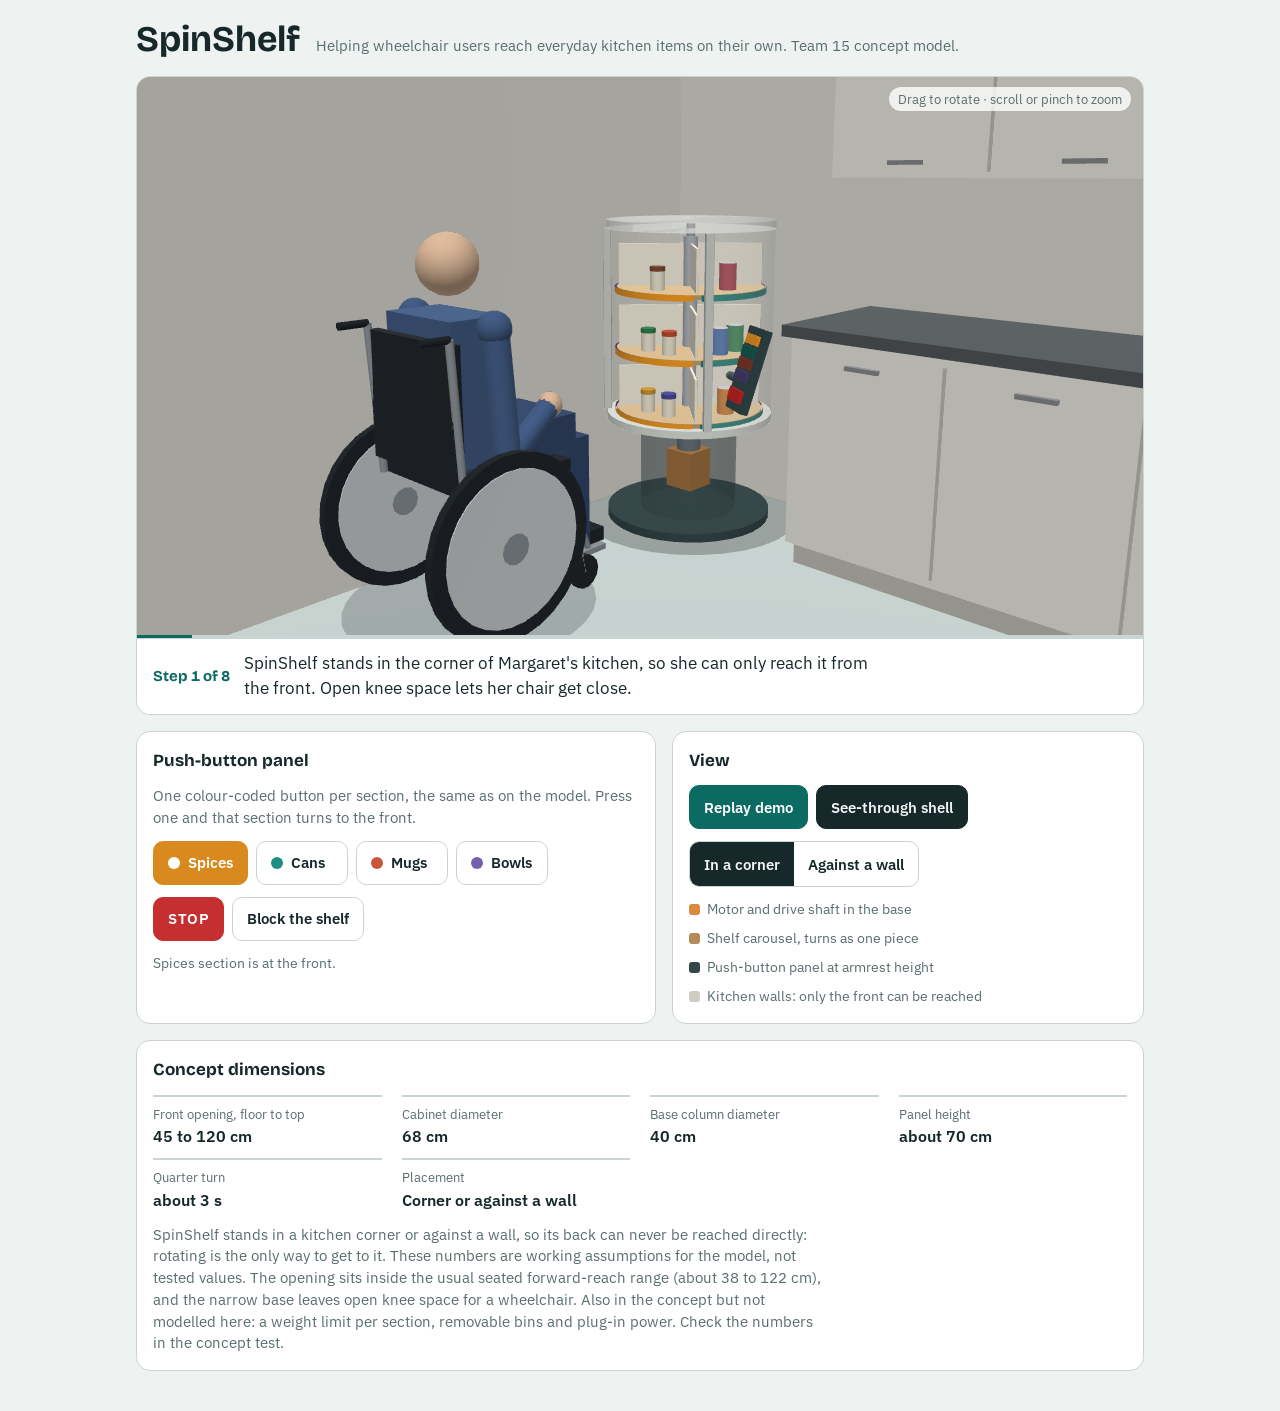
<file: spinshelf-3d.html>
<!DOCTYPE html>
<html lang="en">
<head>
<meta charset="utf-8">
<meta name="viewport" content="width=device-width, initial-scale=1">
<title>SpinShelf 3D Concept Model</title>
<link rel="preconnect" href="https://fonts.googleapis.com">
<link href="https://fonts.googleapis.com/css2?family=Bricolage+Grotesque:opsz,wght@12..96,500;12..96,700&family=IBM+Plex+Sans:wght@400;500;600&display=swap" rel="stylesheet">
<style>
/* Layout idea: one stage (3D view) with the story caption under it, then the product's own side panel as the controls. */
:root{
  --paper:#eef2f1; --stage:#dfe7e5; --card:#ffffff; --ink:#16282a; --muted:#5a6d6f; --line:#c9d5d3;
  --accent:#0b6b62; --accent-ink:#ffffff;
  --s1:#d98a1f; --s2:#1f8f84; --s3:#c9563c; --s4:#7361ad; --stop:#c62f2f;
  --display:"Bricolage Grotesque","Trebuchet MS",sans-serif;
  --body:"IBM Plex Sans","Segoe UI",system-ui,sans-serif;
  color-scheme:light;
}
@media (prefers-color-scheme: dark){
  :root:not([data-theme="light"]){
    --paper:#101a1b; --stage:#182628; --card:#1b2b2d; --ink:#e8f0ef; --muted:#9db0b1; --line:#2f4245;
    --accent:#3cc0b0; --accent-ink:#06211e; color-scheme:dark;
  }
}
:root[data-theme="dark"]{
  --paper:#101a1b; --stage:#182628; --card:#1b2b2d; --ink:#e8f0ef; --muted:#9db0b1; --line:#2f4245;
  --accent:#3cc0b0; --accent-ink:#06211e; color-scheme:dark;
}
*{box-sizing:border-box}
html,body{margin:0}
body{background:var(--paper);color:var(--ink);font-family:var(--body);font-size:16px;line-height:1.5}
.wrap{max-width:1040px;margin:0 auto;padding:20px 16px 40px;display:flex;flex-direction:column;gap:16px}
header{display:flex;flex-wrap:wrap;align-items:baseline;gap:6px 16px}
h1{font-family:var(--display);font-weight:700;font-size:clamp(26px,4.5vw,36px);line-height:1.1;margin:0;text-wrap:balance}
header p{margin:0;color:var(--muted);font-size:15px}
.stage{position:relative;background:var(--stage);border:1px solid var(--line);border-radius:14px;overflow:hidden}
canvas{display:block;width:100%;height:min(62vh,560px);min-height:340px;touch-action:none;cursor:grab}
canvas:active{cursor:grabbing}
.hint{position:absolute;top:10px;right:12px;font-size:12.5px;color:var(--muted);background:color-mix(in srgb,var(--card) 80%,transparent);padding:3px 9px;border-radius:99px}
.err{position:absolute;inset:0;display:none;align-items:center;justify-content:center;padding:24px;text-align:center;color:var(--muted)}
.caption{display:flex;gap:14px;align-items:center;padding:12px 16px;background:var(--card);border-top:1px solid var(--line);min-height:76px}
.step{font-family:var(--display);font-weight:700;font-size:15px;color:var(--accent);white-space:nowrap;font-variant-numeric:tabular-nums}
#cap{margin:0;font-size:16.5px;max-width:65ch}
.bar{height:3px;background:var(--line)}
.bar i{display:block;height:100%;width:0;background:var(--accent)}
.controls{display:grid;grid-template-columns:1.1fr 1fr;gap:16px}
@media (max-width:720px){.controls{grid-template-columns:1fr}}
.card{background:var(--card);border:1px solid var(--line);border-radius:14px;padding:16px;display:flex;flex-direction:column;gap:12px}
h2{font-family:var(--display);font-weight:700;font-size:17px;margin:0}
.card p{margin:0;color:var(--muted);font-size:14.5px}
.row{display:flex;flex-wrap:wrap;gap:8px;align-items:center}
button{font:600 15px var(--body);color:var(--ink);background:transparent;border:1.5px solid var(--line);border-radius:10px;padding:9px 14px;min-height:44px;cursor:pointer}
button:hover{border-color:var(--ink)}
button:focus-visible{outline:3px solid var(--accent);outline-offset:2px}
button.primary{background:var(--accent);border-color:var(--accent);color:var(--accent-ink)}
button[aria-pressed="true"]{background:var(--ink);border-color:var(--ink);color:var(--paper)}
.shelf{min-width:92px;display:inline-flex;align-items:center;gap:8px}
.shelf::before{content:"";width:12px;height:12px;border-radius:50%;background:var(--c)}
.shelf[aria-pressed="true"]{background:var(--c);border-color:var(--c);color:#fff}
.shelf[aria-pressed="true"]::before{background:#fff}
.arrow{min-width:56px;font-size:18px}
.stopb{background:var(--stop);border-color:var(--stop);color:#fff;letter-spacing:.04em}
.seg{display:inline-flex;border:1.5px solid var(--line);border-radius:10px;overflow:hidden}
.seg button{border:0;border-radius:0}
.status{font-size:14px;color:var(--muted);min-height:21px}
.legend{display:flex;flex-wrap:wrap;gap:8px 18px;font-size:14px;color:var(--muted);padding:0;margin:0;list-style:none}
.legend li{display:flex;align-items:center;gap:7px}
.legend i{width:11px;height:11px;border-radius:3px;background:var(--c)}
.specs{display:grid;grid-template-columns:repeat(auto-fit,minmax(200px,1fr));gap:10px 20px;margin:0}
.specs div{border-top:2px solid var(--line);padding-top:8px}
.specs dt{font-size:13px;color:var(--muted)}
.specs dd{margin:0;font-weight:600;font-variant-numeric:tabular-nums}
.note{font-size:13.5px;color:var(--muted);margin:0;max-width:75ch}
</style>
</head>
<body>
<div class="wrap">
  <header>
    <h1>SpinShelf</h1>
    <p>Helping wheelchair users reach everyday kitchen items on their own. Team 15 concept model.</p>
  </header>

  <section class="stage" aria-label="3D model of SpinShelf">
    <canvas id="gl" aria-label="Interactive 3D model. Drag to rotate, scroll or pinch to zoom."></canvas>
    <div class="hint">Drag to rotate · scroll or pinch to zoom</div>
    <div class="err" id="err">This browser could not start the 3D view (WebGL is off). Open the page in Chrome, Safari or Edge.</div>
    <div class="bar"><i id="prog"></i></div>
    <div class="caption" aria-live="polite">
      <span class="step" id="stepn">Demo</span>
      <p id="cap">SpinShelf stands in the kitchen corner, so only its front can be reached. Press a section button and that section turns to the front.</p>
    </div>
  </section>

  <div class="controls">
    <section class="card">
      <h2>Push-button panel</h2>
      <p>One colour-coded button per section, the same as on the model. Press one and that section turns to the front.</p>
      <div class="row" role="group" aria-label="Sections">
        <button class="shelf" id="b0" style="--c:var(--s1)" aria-pressed="true">Spices</button>
        <button class="shelf" id="b1" style="--c:var(--s2)" aria-pressed="false">Cans</button>
        <button class="shelf" id="b2" style="--c:var(--s3)" aria-pressed="false">Mugs</button>
        <button class="shelf" id="b3" style="--c:var(--s4)" aria-pressed="false">Bowls</button>
      </div>
      <div class="row">
        <button class="stopb" id="stop">STOP</button>
        <button id="block" aria-pressed="false">Block the shelf</button>
      </div>
      <div class="status" id="status">Spices section is at the front.</div>
    </section>

    <section class="card">
      <h2>View</h2>
      <div class="row">
        <button class="primary" id="play">Replay demo</button>
        <button id="shell" aria-pressed="true">See-through shell</button>
      </div>
      <div class="row">
        <span class="seg" role="group" aria-label="Where SpinShelf stands">
          <button id="pc" aria-pressed="true">In a corner</button>
          <button id="pw" aria-pressed="false">Against a wall</button>
        </span>
      </div>
      <ul class="legend">
        <li><i style="--c:#d98a3d"></i>Motor and drive shaft in the base</li>
        <li><i style="--c:#b58a5a"></i>Shelf carousel, turns as one piece</li>
        <li><i style="--c:#33474a"></i>Push-button panel at armrest height</li>
        <li><i style="--c:#cfccc4"></i>Kitchen walls: only the front can be reached</li>
      </ul>
    </section>
  </div>

  <section class="card">
    <h2>Concept dimensions</h2>
    <dl class="specs">
      <div><dt>Front opening, floor to top</dt><dd>45 to 120 cm</dd></div>
      <div><dt>Cabinet diameter</dt><dd>68 cm</dd></div>
      <div><dt>Base column diameter</dt><dd>40 cm</dd></div>
      <div><dt>Panel height</dt><dd>about 70 cm</dd></div>
      <div><dt>Quarter turn</dt><dd>about 3 s</dd></div>
      <div><dt>Placement</dt><dd>Corner or against a wall</dd></div>
    </dl>
    <p class="note">SpinShelf stands in a kitchen corner or against a wall, so its back can never be reached directly: rotating is the only way to get to it. These numbers are working assumptions for the model, not tested values. The opening sits inside the usual seated forward-reach range (about 38 to 122 cm), and the narrow base leaves open knee space for a wheelchair. Also in the concept but not modelled here: a weight limit per section, removable bins and plug-in power. Check the numbers in the concept test.</p>
  </section>
</div>

<script>
(function(){
"use strict";
const cv=document.getElementById('gl');
const gl=cv.getContext('webgl',{antialias:true,alpha:false});
if(!gl){document.getElementById('err').style.display='flex';return;}

/* ---------- math ---------- */
const mul=(a,b)=>{const o=new Array(16);for(let c=0;c<4;c++)for(let r=0;r<4;r++)o[c*4+r]=a[r]*b[c*4]+a[4+r]*b[c*4+1]+a[8+r]*b[c*4+2]+a[12+r]*b[c*4+3];return o;};
const X=(...m)=>m.reduce(mul);
const T=(x,y,z)=>[1,0,0,0,0,1,0,0,0,0,1,0,x,y,z,1];
const RY=a=>{const c=Math.cos(a),s=Math.sin(a);return[c,0,-s,0,0,1,0,0,s,0,c,0,0,0,0,1];};
const RX=a=>{const c=Math.cos(a),s=Math.sin(a);return[1,0,0,0,0,c,s,0,0,-s,c,0,0,0,0,1];};
const RZ=a=>{const c=Math.cos(a),s=Math.sin(a);return[c,s,0,0,-s,c,0,0,0,0,1,0,0,0,0,1];};
const tp=(m,x,y,z)=>[m[0]*x+m[4]*y+m[8]*z+m[12],m[1]*x+m[5]*y+m[9]*z+m[13],m[2]*x+m[6]*y+m[10]*z+m[14]];
const tn=(m,x,y,z)=>[m[0]*x+m[4]*y+m[8]*z,m[1]*x+m[5]*y+m[9]*z,m[2]*x+m[6]*y+m[10]*z];
const sub=(a,b)=>[a[0]-b[0],a[1]-b[1],a[2]-b[2]];
const cross=(a,b)=>[a[1]*b[2]-a[2]*b[1],a[2]*b[0]-a[0]*b[2],a[0]*b[1]-a[1]*b[0]];
const dot=(a,b)=>a[0]*b[0]+a[1]*b[1]+a[2]*b[2];
const len=a=>Math.hypot(a[0],a[1],a[2]);
const norm=a=>{const l=len(a)||1;return[a[0]/l,a[1]/l,a[2]/l];};
const lerp3=(a,b,t)=>[a[0]+(b[0]-a[0])*t,a[1]+(b[1]-a[1])*t,a[2]+(b[2]-a[2])*t];
const persp=(fy,asp,n,f)=>{const t=1/Math.tan(fy/2);return[t/asp,0,0,0,0,t,0,0,0,0,(f+n)/(n-f),-1,0,0,2*f*n/(n-f),0];};
const lookAt=(e,c,u)=>{const z=norm(sub(e,c)),x=norm(cross(u,z)),y=cross(z,x);return[x[0],y[0],z[0],0,x[1],y[1],z[1],0,x[2],y[2],z[2],0,-dot(x,e),-dot(y,e),-dot(z,e),1];};

/* ---------- gl ---------- */
function sh(t,s){const o=gl.createShader(t);gl.shaderSource(o,s);gl.compileShader(o);return o;}
const pr=gl.createProgram();
gl.attachShader(pr,sh(gl.VERTEX_SHADER,'attribute vec3 p;attribute vec3 n;attribute vec4 c;uniform mat4 vp;varying vec3 vn;varying vec3 vw;varying vec4 vc;void main(){vn=n;vw=p;vc=c;gl_Position=vp*vec4(p,1.);}'));
gl.attachShader(pr,sh(gl.FRAGMENT_SHADER,'precision mediump float;uniform vec3 eye;varying vec3 vn;varying vec3 vw;varying vec4 vc;void main(){vec3 n=normalize(vn);vec3 v=normalize(eye-vw);if(dot(n,v)<0.)n=-n;float d=max(dot(n,normalize(vec3(.45,.85,.5))),0.);float f=max(dot(n,normalize(vec3(-.6,.25,-.5))),0.);float r=pow(1.-max(dot(n,v),0.),3.)*.08;gl_FragColor=vec4(vc.rgb*(.52+.5*d+.16*f)+r,vc.a);}'));
gl.linkProgram(pr);gl.useProgram(pr);
const aP=gl.getAttribLocation(pr,'p'),aN=gl.getAttribLocation(pr,'n'),aC=gl.getAttribLocation(pr,'c');
const uVP=gl.getUniformLocation(pr,'vp'),uEye=gl.getUniformLocation(pr,'eye');
const glbuf=gl.createBuffer();
gl.bindBuffer(gl.ARRAY_BUFFER,glbuf);
gl.enableVertexAttribArray(aP);gl.enableVertexAttribArray(aN);gl.enableVertexAttribArray(aC);
gl.vertexAttribPointer(aP,3,gl.FLOAT,false,40,0);
gl.vertexAttribPointer(aN,3,gl.FLOAT,false,40,12);
gl.vertexAttribPointer(aC,4,gl.FLOAT,false,40,24);
gl.enable(gl.DEPTH_TEST);

/* ---------- mesh builders ---------- */
const mk=()=>({a:new Float32Array(900000),n:0});
const OP=mk(),TR=mk();
function vtx(b,p,n,c){const a=b.a,i=b.n;a[i]=p[0];a[i+1]=p[1];a[i+2]=p[2];a[i+3]=n[0];a[i+4]=n[1];a[i+5]=n[2];a[i+6]=c[0];a[i+7]=c[1];a[i+8]=c[2];a[i+9]=c[3];b.n=i+10;}
function tri(b,p0,p1,p2,n0,n1,n2,c){vtx(b,p0,n0,c);vtx(b,p1,n1,c);vtx(b,p2,n2,c);}
function quad(b,p0,p1,p2,p3,c){const n=norm(cross(sub(p1,p0),sub(p2,p0)));tri(b,p0,p1,p2,n,n,n,c);tri(b,p0,p2,p3,n,n,n,c);}
function box(b,m,w,h,d,c){const x=w/2,y=h/2,z=d/2;const P=[[-x,-y,-z],[x,-y,-z],[x,y,-z],[-x,y,-z],[-x,-y,z],[x,-y,z],[x,y,z],[-x,y,z]].map(q=>tp(m,q[0],q[1],q[2]));
  [[4,5,6,7],[1,0,3,2],[5,1,2,6],[0,4,7,3],[7,6,2,3],[0,1,5,4]].forEach(f=>quad(b,P[f[0]],P[f[1]],P[f[2]],P[f[3]],c));}
function cyl(b,m,r,h,c,o){o=o||{};const sg=o.segs||28,a0=o.a0||0,a1=o.a1===undefined?Math.PI*2:o.a1,cc=o.cap||c;
  const ct=tp(m,0,h,0),cb=tp(m,0,0,0),nu=tn(m,0,1,0),nd=tn(m,0,-1,0);
  for(let i=0;i<sg;i++){const A=a0+(a1-a0)*i/sg,B=a0+(a1-a0)*(i+1)/sg,sa=Math.sin(A),ca=Math.cos(A),sb=Math.sin(B),cbb=Math.cos(B);
    const p0=tp(m,r*sa,0,r*ca),p1=tp(m,r*sb,0,r*cbb),p2=tp(m,r*sb,h,r*cbb),p3=tp(m,r*sa,h,r*ca),nA=tn(m,sa,0,ca),nB=tn(m,sb,0,cbb);
    tri(b,p0,p1,p2,nA,nB,nB,c);tri(b,p0,p2,p3,nA,nB,nA,c);
    if(!o.open){tri(b,ct,p3,p2,nu,nu,nu,cc);tri(b,cb,p1,p0,nd,nd,nd,cc);}}}
function sphere(b,m,r,c){const U=14,V=9;for(let j=0;j<V;j++)for(let i=0;i<U;i++){
  const f=(u,v)=>{const th=u/U*Math.PI*2,ph=v/V*Math.PI;return[Math.sin(ph)*Math.sin(th),Math.cos(ph),Math.sin(ph)*Math.cos(th)];};
  const n0=f(i,j),n1=f(i+1,j),n2=f(i+1,j+1),n3=f(i,j+1);const P=q=>tp(m,q[0]*r,q[1]*r,q[2]*r);
  tri(b,P(n0),P(n3),P(n2),n0,n3,n2,c);tri(b,P(n0),P(n2),P(n1),n0,n2,n1,c);}}
function rod(b,A,B,r,c){const d=sub(B,A),L=len(d);if(L<1e-5)return;const y=norm(d);let x=cross(y,Math.abs(y[2])<.9?[0,0,1]:[1,0,0]);x=norm(x);const z=cross(x,y);
  cyl(b,[x[0],x[1],x[2],0,y[0],y[1],y[2],0,z[0],z[1],z[2],0,A[0],A[1],A[2],1],r,L,c,{segs:12});}

/* ---------- scene state ---------- */
const TAU=Math.PI*2,Q=Math.PI/2;
const TIER_Y=[0.45,0.70,0.95],TIER_H=0.25,R=0.30;
const SEC=[[.85,.54,.12,1],[.12,.56,.52,1],[.79,.34,.24,1],[.45,.38,.68,1]]; // spices, cans, mugs, bowls
const WOOD=[.78,.62,.42,1],WOOD2=[.86,.74,.56,1];
const car={a:0,t:0,v:0};
/* items: tier, wedge(0 front,1 right,2 back,3 left), type, colour, offset angle, radius */
const J=[.93,.9,.82,1],BW=[.9,.88,.84,1];
const items=[
 {t:0,w:0,k:'jar',c:J,o:-.28,r:.2,cap:[.8,.6,.2,1]},{t:0,w:0,k:'jar',c:J,o:.28,r:.2,cap:[.3,.3,.6,1]},
 {t:1,w:0,k:'jar',c:J,o:-.28,r:.2,cap:[.2,.5,.3,1]},{t:1,w:0,k:'jar',c:J,o:.28,r:.2,cap:[.75,.3,.2,1]},
 {t:2,w:0,k:'jar',c:J,o:0,r:.2,cap:[.5,.3,.2,1]},
 {t:0,w:1,k:'can',c:[.85,.5,.2,1],o:0,r:.19},{t:1,w:1,k:'can',c:[.3,.45,.7,1],o:-.25,r:.2},{t:1,w:1,k:'can',c:[.25,.55,.35,1],o:.25,r:.2},{t:2,w:1,k:'can',c:[.7,.25,.3,1],o:0,r:.19},
 {t:1,w:2,k:'mug',c:[.84,.2,.18,1],o:0,r:.2,target:true},
 {t:0,w:2,k:'mug',c:[.25,.4,.65,1],o:-.26,r:.2},{t:0,w:2,k:'mug',c:[.95,.72,.2,1],o:.26,r:.2},{t:2,w:2,k:'mug',c:[.3,.6,.45,1],o:0,r:.2},
 {t:0,w:3,k:'bowl',c:BW,o:0,r:.18},{t:1,w:3,k:'bowl',c:[.6,.75,.85,1],o:0,r:.18},{t:2,w:3,k:'bowl',c:BW,o:0,r:.18}
];
const S={sel:0,blocked:false,place:'corner',eye:[3,1.4,1.4],pitchT:null,shell:true,mode:'wheel',pz:2.0,pzT:.82,hand:[.2,.68,1.8],handKey:'rest',held:false,hl:false,
  yaw:.75,pitch:.2,dist:3.5,yawT:null,userCam:false,pressed:null,pressT:0,stopFlash:0,time:0};
const PARK={wheel:.82,stand:.55};

const PANEL=X(T(.46,.72,.22),RY(-.5),RX(-.3));
const BTN={s0:[0,.11,.018],s1:[0,.065,.018],s2:[0,.02,.018],s3:[0,-.025,.018],stop:[0,-.1,.018]};
const btnWorld=k=>{const q=BTN[k];return tp(PANEL,q[0],q[1],q[2]+.03);};

function shoulder(){return S.mode==='wheel'?[.21,.96,S.pz+.03]:[.22,1.36,S.pz];}
function restPos(){return S.mode==='wheel'?[.19,.68,S.pz-.2]:[.26,.84,S.pz+.02];}
function handGoal(){const k=S.handKey;if(k==='rest')return restPos();if(k==='item')return[0,TIER_Y[1]+.075,.2];return btnWorld(k);}

/* ---------- build frame ---------- */
function drawItem(b,m,it,col){
  if(it.k==='mug'){cyl(b,m,.04,.09,col,{segs:16,cap:[col[0]*.6,col[1]*.6,col[2]*.6,1]});box(b,X(m,T(.052,.045,0)),.022,.05,.012,col);}
  else if(it.k==='jar'){cyl(b,m,.028,.075,col,{segs:14});cyl(b,X(m,T(0,.075,0)),.03,.018,it.cap,{segs:14});}
  else if(it.k==='can'){cyl(b,m,.034,.105,col,{segs:16,cap:[.8,.8,.8,1]});}
  else if(it.k==='bowl'){cyl(b,m,.065,.045,col,{segs:18,cap:[.75,.73,.7,1]});}
  else if(it.k==='box'){box(b,X(m,T(0,.085,0)),.12,.17,.05,col);}
}
function person(b){
  const z=S.pz,body=[.26,.36,.52,1],body2=[.2,.28,.42,1],head=[.86,.72,.6,1],metal=[.55,.58,.6,1],dark=[.13,.15,.17,1];
  const sh=shoulder(),hd=S.hand;
  if(S.mode==='wheel'){
    [-1,1].forEach(s=>{cyl(b,X(T(s*.3+.015,.3,z+.06),RZ(Q)),.3,.03,dark,{segs:30});cyl(b,X(T(s*.3+.019,.3,z+.06),RZ(Q)),.25,.038,[.8,.82,.83,1],{segs:30});cyl(b,X(T(s*.3+.022,.3,z+.06),RZ(Q)),.05,.044,metal,{segs:12});
      cyl(b,X(T(s*.2+.012,.06,z-.33),RZ(Q)),.06,.024,dark,{segs:14});rod(b,[s*.2,.06,z-.33],[s*.2,.45,z-.25],.012,metal);rod(b,[s*.17,.45,z-.25],[s*.15,.11,z-.4],.012,metal);
      rod(b,[s*.22,.45,z+.17],[s*.22,.95,z+.2],.013,metal);rod(b,[s*.22,.95,z+.2],[s*.22,.95,z+.3],.013,dark);});
    box(b,T(0,.47,z-.05),.44,.04,.42,dark);box(b,T(0,.72,z+.18),.44,.42,.035,dark);box(b,T(0,.1,z-.41),.34,.02,.12,metal);
    box(b,T(0,.555,z-.14),.3,.12,.42,body2);box(b,T(0,.32,z-.37),.28,.4,.1,body2);box(b,T(0,.135,z-.41),.28,.05,.16,dark);
    box(b,T(0,.76,z+.06),.34,.46,.2,body);sphere(b,T(0,1.14,z+.04),.1,head);
    armL(b,[-.21,.96,z+.03],[-.19,.68,z-.2],body,head);
  }else{
    [-1,1].forEach(s=>{box(b,T(s*.09,.44,z),.13,.84,.15,body2);box(b,T(s*.09,.03,z-.04),.13,.06,.24,dark);});
    box(b,T(0,1.14,z),.36,.56,.2,body);sphere(b,T(0,1.56,z),.1,head);
    armL(b,[-.22,1.36,z],[-.26,.84,z+.02],body,head);
  }
  armL(b,sh,hd,body,head);
  function armL(b,A,H,c1,c2){const L=.7,d=Math.min(len(sub(H,A)),L-.001),mid=lerp3(A,H,.5),drop=Math.sqrt(L*L/4-d*d/4);const E=[mid[0]+(A[0]>0?.04:-.04),mid[1]-drop*.9,mid[2]+drop*.35];
    rod(b,A,E,.045,c1);rod(b,E,H,.038,c1);sphere(b,T(E[0],E[1],E[2]),.045,c1);sphere(b,T(A[0],A[1],A[2]),.055,c1);sphere(b,T(H[0],H[1],H[2]),.042,c2);}
}
function room(){
  const E=S.eye,WZ=-.37,WX=-.37,H=2.25,TH=.06,corner=S.place==='corner';
  const wall=[.89,.88,.85,1],ghost=[.89,.88,.85,.16],cab=[.95,.94,.91,1],top=[.33,.35,.36,1],line=[.78,.77,.74,1];
  const x0=corner?WX:-2.3,x1=2.3,z1=3.1;
  box(OP,T((x0+x1)/2,-.01,(WZ+z1)/2),x1-x0,.02,z1-WZ,S.floor);
  const back=E[2]>WZ;
  box(back?OP:TR,T((x0+x1)/2-(corner?TH/2:0),H/2,WZ-TH/2),x1-x0+(corner?TH:0),H,TH,back?wall:ghost);
  if(corner){const left=E[0]>WX;box(left?OP:TR,T(WX-TH/2,H/2,(WZ+z1)/2),TH,H,z1-WZ,left?wall:ghost);}
  /* kitchen run next to SpinShelf: counter to the right in a corner, to the left against a wall */
  const a=corner?.62:x0,b=corner?x1:-.46,cx=(a+b)/2,w=b-a,D=.6;
  box(OP,T(cx,.05,WZ+D/2-.05),w,.1,D-.1,line);
  box(OP,T(cx,.48,WZ+D/2-.02),w,.76,D-.04,cab);
  box(OP,T(cx,.885,WZ+D/2),w+.02,.04,D+.02,top);
  box(OP,T(cx,1.75,WZ+.17),w,.7,.34,cab);
  const n=Math.max(1,Math.round(w/.6));
  for(let i=1;i<n;i++){const x=a+w*i/n;box(OP,T(x,.48,WZ+D-.035),.008,.7,.01,line);box(OP,T(x,1.75,WZ+.345),.008,.66,.01,line);}
  for(let i=0;i<n;i++){const x=a+w*(i+.5)/n;box(OP,T(x,.78,WZ+D-.03),.12,.015,.02,[.55,.56,.57,1]);box(OP,T(x,1.45,WZ+.35),.12,.015,.02,[.55,.56,.57,1]);}
}
function build(){
  OP.n=0;TR.n=0;const al=S.shell?.2:1,SB=S.shell?TR:OP;
  const shellC=[.93,.94,.92,al],baseC=[.2,.27,.28,S.shell?.3:1];
  const rotating=Math.abs(car.t-car.a)>.002&&!S.blocked;
  room();
  cyl(TR,T(0,.001,0),.46,.001,[0,0,0,.13],{segs:32});cyl(TR,T(0,.001,S.pz),.42,.001,[0,0,0,.1],{segs:32});
  /* base, motor, shaft */
  cyl(OP,T(0,0,0),.34,.035,[.2,.27,.28,1],{segs:36});
  const glow=rotating?.75+.25*Math.sin(S.time*14):.0;
  box(OP,T(0,.2,0),.13,.16,.13,[.85,.54+glow*.2,.24+glow*.2,1]);
  cyl(OP,T(0,.28,0),.05,.05,[.5,.52,.55,1],{segs:14});
  cyl(OP,T(0,.3,0),.018,.92,[.62,.64,.66,1],{segs:10});
  cyl(SB,T(0,.035,0),.2,.385,baseC,{segs:32,open:S.shell});
  /* housing */
  cyl(OP,T(0,.42,0),.34,.03,[.86,.87,.85,1],{segs:40});
  cyl(SB,T(0,1.2,0),.34,.035,[.93,.94,.92,S.shell?.45:1],{segs:40});
  const op=.9;cyl(SB,T(0,.45,0),.338,.75,shellC,{segs:40,a0:op,a1:TAU-op,open:true});
  [op,-op].forEach(a=>box(OP,X(RY(a),T(0,.825,.338)),.03,.75,.03,[.8,.81,.79,1]));
  /* tiers */
  TIER_Y.forEach((ty,i)=>{const m=X(T(0,ty,0),RY(car.a));
    cyl(OP,m,R,.018,WOOD,{segs:36,cap:WOOD2});
    for(let k=0;k<4;k++)cyl(OP,X(m,T(0,-.006,0)),R+.007,.024,SEC[k].map((v,j)=>j<3?v*(S.sel===k?1.15:.9):1),{segs:10,open:true,a0:k*Q-Q/2+.05,a1:k*Q+Q/2-.05});
    [Q/2,Q/2+Q].forEach(a=>box(OP,X(m,RY(a),T(0,.105,0)),R*2-.02,.17,.01,[.95,.92,.86,1]));
    cyl(OP,X(m,T(0,.018,0)),.03,.2,[.7,.72,.74,1],{segs:10});
  });
  items.forEach(it=>{let col=it.c;
    if(it.target&&S.hl){const p=.5+.5*Math.sin(S.time*7);col=[it.c[0]+p*.25,it.c[1]+p*.35,it.c[2]+p*.3,1];}
    if(it.target&&S.held){drawItem(OP,T(S.hand[0],S.hand[1]-.05,S.hand[2]-.02),it,col);return;}
    const ang=it.w*Q+it.o+car.a;const m=X(T(0,TIER_Y[it.t]+.018,0),RY(ang),T(0,0,it.r));
    drawItem(OP,m,it,col);
    if(it.target&&S.hl){const w=tp(m,0,0,0);sphere(OP,T(w[0],w[1]+.17+.012*Math.sin(S.time*5),w[2]),.016,[1,.85,.2,1]);}
  });
  /* side panel */
  rod(OP,[.3,.66,.12],tp(PANEL,0,-.05,-.02),.016,[.3,.36,.37,1]);
  if(S.blocked)cyl(OP,X(T(.2,TIER_Y[1]+.02,.31),RX(.5)),.03,.2,[.2,.5,.3,1],{segs:12});
  box(OP,PANEL,.13,.31,.03,[.2,.28,.29,1]);
  const lit=(k,c)=>S.pressed===k&&S.pressT>0?[Math.min(1,c[0]+.4),Math.min(1,c[1]+.4),Math.min(1,c[2]+.4),1]:c;
  [0,1,2,3].forEach(i=>{const c=SEC[i],on=S.sel===i,k=BTN['s'+i];box(OP,X(PANEL,T(k[0],k[1],on?.018:.021)),.095,.036,.012,lit('s'+i,on?[c[0]*1.15,c[1]*1.15,c[2]*1.15,1]:[c[0]*.65,c[1]*.65,c[2]*.65,1]));});
  {const q=BTN.stop,f=S.stopFlash>0?1:.8;box(OP,X(PANEL,T(q[0],q[1],.021)),.095,.046,.014,[f,.18*f,.16*f,1]);}
  person(OP);
}

/* ---------- interaction ---------- */
const $=id=>document.getElementById(id);
const NAMES=['Spices','Cans','Mugs','Bowls'];
function setStatus(s){$('status').textContent=s;}
function mark(i){S.sel=i;[0,1,2,3].forEach(n=>$('b'+n).setAttribute('aria-pressed',String(n===i)));}
function press(k,ms){S.pressed=k;S.pressT=ms||.5;}
function goSection(i){mark(i);let t=-i*Q;while(t-car.a>Math.PI)t-=TAU;while(t-car.a<-Math.PI)t+=TAU;car.t=t;}
function stopAll(){car.t=car.a;car.v=0;S.stopFlash=.8;}
function setBlocked(b){S.blocked=b;$('block').setAttribute('aria-pressed',String(b));$('block').textContent=b?'Remove the blockage':'Block the shelf';}
let handHold=0;
function manual(k,fn,msg){demo.on=false;S.hl=false;S.pzT=PARK[S.mode];S.handKey=k;press(k,.6);handHold=.7;fn();setStatus(msg);$('stepn').textContent='Free play';$('cap').textContent='You are driving the panel. Press Replay demo to watch the walkthrough again.';$('prog').style.width='0';}
[0,1,2,3].forEach(n=>$('b'+n).onclick=()=>manual('s'+n,()=>goSection(n),NAMES[n]+' section is turning to the front.'));
$('stop').onclick=()=>manual('stop',stopAll,'Stopped. The carousel holds its position.');
$('block').onclick=()=>{const b=!S.blocked;demo.on=false;setBlocked(b);setStatus(b?'Obstacle sensor: something is in the way, so rotation is paused.':'Clear. Rotation continues.');};
$('shell').onclick=e=>{S.shell=!S.shell;e.currentTarget.setAttribute('aria-pressed',String(S.shell));};
$('play').onclick=startDemo;
function setPlace(p){S.place=p;$('pc').setAttribute('aria-pressed',String(p==='corner'));$('pw').setAttribute('aria-pressed',String(p==='wall'));}
$('pc').onclick=()=>{setPlace('corner');setStatus('SpinShelf is in the kitchen corner. Walls block the back and the left side.');};
$('pw').onclick=()=>{setPlace('wall');setStatus('SpinShelf is against the kitchen wall. The wall blocks the back.');};

/* camera */
const ptrs=new Map();let pinch=0;
cv.addEventListener('pointerdown',e=>{cv.setPointerCapture(e.pointerId);ptrs.set(e.pointerId,[e.clientX,e.clientY]);S.userCam=true;});
cv.addEventListener('pointermove',e=>{if(!ptrs.has(e.pointerId))return;const p=ptrs.get(e.pointerId);
  if(ptrs.size===1){S.yaw-=(e.clientX-p[0])*.008;S.pitch=Math.max(-.05,Math.min(1.3,S.pitch+(e.clientY-p[1])*.006));}
  ptrs.set(e.pointerId,[e.clientX,e.clientY]);
  if(ptrs.size===2){const a=[...ptrs.values()],d=Math.hypot(a[0][0]-a[1][0],a[0][1]-a[1][1]);if(pinch)S.dist=Math.max(1.6,Math.min(6,S.dist*pinch/d));pinch=d;}});
const up=e=>{ptrs.delete(e.pointerId);pinch=0;};
cv.addEventListener('pointerup',up);cv.addEventListener('pointercancel',up);
cv.addEventListener('wheel',e=>{e.preventDefault();S.dist=Math.max(1.6,Math.min(6,S.dist*(1+Math.sign(e.deltaY)*.08)));S.userCam=true;},{passive:false});

/* ---------- demo ---------- */
const demo={on:false,i:0,t:0};
const STEPS=[
 {d:3.6,cap:()=>(S.place==='corner'?'SpinShelf stands in the corner of Margaret\'s kitchen, so she can only reach it from the front.':'SpinShelf stands against Margaret\'s kitchen wall, so she can only reach it from the front.')+' Open knee space lets her chair get close.',go(){S.pzT=PARK[S.mode];S.yawT=.75;S.pitchT=.2;}},
 {d:4.2,cap:()=>'Her red mug is in the Mugs section, at the back against the wall. She cannot get behind the cabinet, and reaching in means leaning out of her chair.',go(){S.hl=true;S.yawT=.55;S.pitchT=1.0;}},
 {d:1.8,cap:()=>'She presses the Mugs button on the panel by her armrest.',go(){S.handKey='s2';S.yawT=.6;S.pitchT=.2;},end(){press('s2');goSection(2);setStatus('Mugs section is turning to the front.');}},
 {d:6.4,cap:()=>'The motor starts gently and turns the carousel slowly until the Mugs section faces her.',go(){S.handKey='rest';S.yawT=.85;}},
 {d:1.6,cap:()=>'The mug arrives at the front opening.',go(){S.yawT=.7;}},
 {d:1.5,cap:()=>'She takes it from the front edge.',go(){S.handKey='item';},end(){S.held=true;S.hl=false;}},
 {d:3.2,cap:()=>'No leaning out of her chair and no waiting for help.',go(){S.handKey='rest';}},
 {d:5,cap:()=>'If something blocks the shelf, a sensor pauses it, and STOP holds it at any time. Try the panel below.',go(){S.yawT=.8;}}
];
function resetScene(){car.a=0;car.t=0;car.v=0;setBlocked(false);S.held=false;S.hl=false;S.handKey='rest';mark(0);S.stopFlash=0;S.pressT=0;}
function startDemo(){resetScene();S.pitchT=.2;S.pz=2.0;S.hand=restPos();S.userCam=false;demo.on=true;demo.i=-1;demo.t=0;nextStep();setStatus('Spices section is at the front.');}
function nextStep(){if(demo.i>=0&&STEPS[demo.i].end)STEPS[demo.i].end();demo.i++;demo.t=0;
  if(demo.i>=STEPS.length){demo.on=false;$('stepn').textContent='Done';$('prog').style.width='100%';return;}
  const s=STEPS[demo.i];s.go();$('cap').textContent=s.cap();$('stepn').textContent='Step '+(demo.i+1)+' of '+STEPS.length;}

/* ---------- loop ---------- */
function themeFloor(){const dark=getComputedStyle(document.documentElement).colorScheme.includes('dark');
  S.clear=dark?[.094,.149,.157]:[.875,.906,.898];S.floor=dark?[.16,.24,.25,1]:[.8,.845,.835,1];}
themeFloor();
if(window.matchMedia)matchMedia('(prefers-color-scheme: dark)').addEventListener('change',themeFloor);
new MutationObserver(themeFloor).observe(document.documentElement,{attributes:true,attributeFilter:['data-theme']});

let last=0;
function frame(ms){
  const now=ms/1000,dt=Math.min(.05,now-last||.016);last=now;S.time=now;
  /* simulate */
  if(demo.on){demo.t+=dt;const s=STEPS[demo.i];$('prog').style.width=((demo.i+Math.min(1,demo.t/s.d))/STEPS.length*100)+'%';if(demo.t>=s.d)nextStep();}
  else if(handHold>0){handHold-=dt;if(handHold<=0)S.handKey='rest';}
  if(!S.blocked){const df=car.t-car.a,vt=Math.min(.68,Math.abs(df)*2.2+.06);car.v=Math.min(vt,car.v+.9*dt);const sp=car.v*dt;if(Math.abs(df)<=sp){car.a=car.t;car.v=0;}else car.a+=Math.sign(df)*sp;}else car.v=0;
  {const df=S.pzT-S.pz,sp=Math.min(.55,Math.abs(df)*1.6+.03)*dt;S.pz=Math.abs(df)<=sp?S.pzT:S.pz+Math.sign(df)*sp;}
  S.hand=lerp3(S.hand,handGoal(),Math.min(1,dt*(S.handKey==='rest'&&Math.abs(S.pzT-S.pz)>.01?30:5)));
  if(S.pressT>0)S.pressT-=dt;if(S.stopFlash>0)S.stopFlash-=dt;
  if(!S.userCam&&S.yawT!==null)S.yaw+=(S.yawT-S.yaw)*Math.min(1,dt*1.3);
  if(!S.userCam&&S.pitchT!==null)S.pitch+=(S.pitchT-S.pitch)*Math.min(1,dt*1.3);
  /* draw */
  const dpr=Math.min(2,window.devicePixelRatio||1),w=Math.round(cv.clientWidth*dpr),h=Math.round(cv.clientHeight*dpr);
  if(cv.width!==w||cv.height!==h){cv.width=w;cv.height=h;}
  gl.viewport(0,0,w,h);gl.clearColor(S.clear[0],S.clear[1],S.clear[2],1);gl.clear(gl.COLOR_BUFFER_BIT|gl.DEPTH_BUFFER_BIT);
  const asp=w/h,ctr=[0,.72,.3],dist=S.dist*(asp<1?1.25:1);
  const eye=[ctr[0]+dist*Math.cos(S.pitch)*Math.sin(S.yaw),ctr[1]+dist*Math.sin(S.pitch),ctr[2]+dist*Math.cos(S.pitch)*Math.cos(S.yaw)];
  S.eye=eye;
  build();
  gl.uniformMatrix4fv(uVP,false,new Float32Array(mul(persp(.6,asp,.1,30),lookAt(eye,ctr,[0,1,0]))));
  gl.uniform3f(uEye,eye[0],eye[1],eye[2]);
  gl.disable(gl.BLEND);gl.depthMask(true);
  gl.bufferData(gl.ARRAY_BUFFER,OP.a.subarray(0,OP.n),gl.DYNAMIC_DRAW);gl.drawArrays(gl.TRIANGLES,0,OP.n/10);
  gl.enable(gl.BLEND);gl.blendFunc(gl.SRC_ALPHA,gl.ONE_MINUS_SRC_ALPHA);gl.depthMask(false);
  gl.bufferData(gl.ARRAY_BUFFER,TR.a.subarray(0,TR.n),gl.DYNAMIC_DRAW);gl.drawArrays(gl.TRIANGLES,0,TR.n/10);
  gl.depthMask(true);
  requestAnimationFrame(frame);
}
const calm=window.matchMedia&&matchMedia('(prefers-reduced-motion: reduce)').matches;
if(calm){S.pz=PARK.wheel;S.hand=restPos();$('play').textContent='Play demo';$('stepn').textContent='Ready';}
else startDemo();
window.__S=S;window.__demo=demo;window.__car=car;
requestAnimationFrame(frame);
})();
</script>
</body>
</html>
</file>
<file: styles.css>
:root {
  --color-bg: #f4f2ee;
  --color-bg-alt: #ebe7e1;
  --color-surface: rgba(255, 255, 255, 0.72);
  --color-text: #121816;
  --color-text-muted: #5e6763;
  --color-border: rgba(18, 24, 22, 0.1);
  --color-border-strong: rgba(18, 24, 22, 0.16);
  --color-accent: #0c4f4a;
  --color-accent-soft: rgba(12, 79, 74, 0.08);
  --color-highlight: #c45c16;
  --color-highlight-soft: rgba(196, 92, 22, 0.1);
  --color-placeholder: #d5d1cb;
  --color-placeholder-label: #6a655e;
  --shadow-soft: 0 1px 0 rgba(18, 24, 22, 0.04);
  --radius: 18px;
  --radius-sm: 10px;
  --max-width: 1040px;
  --nav-height: 68px;
  --space-xs: 0.5rem;
  --space-sm: 0.75rem;
  --space-md: 1.25rem;
  --space-lg: 2rem;
  --space-xl: 3.75rem;
  --space-2xl: 6rem;
  --font: "Plus Jakarta Sans", system-ui, -apple-system, BlinkMacSystemFont, sans-serif;
  --font-display: "Syne", "Plus Jakarta Sans", system-ui, sans-serif;
  --ease-out: cubic-bezier(0.22, 1, 0.36, 1);
}

*,
*::before,
*::after {
  box-sizing: border-box;
}

html {
  scroll-behavior: smooth;
  scroll-padding-top: calc(var(--nav-height) + 0.75rem);
}

body {
  margin: 0;
  font-family: var(--font);
  font-size: 1.05rem;
  line-height: 1.7;
  color: var(--color-text);
  background-color: var(--color-bg);
  background-image:
    radial-gradient(ellipse 80% 50% at 10% -10%, rgba(12, 79, 74, 0.09), transparent 55%),
    radial-gradient(ellipse 60% 40% at 100% 0%, rgba(196, 92, 22, 0.06), transparent 50%),
    linear-gradient(180deg, #f7f5f1 0%, var(--color-bg) 28%, var(--color-bg) 100%);
  background-attachment: fixed;
  -webkit-font-smoothing: antialiased;
  text-rendering: optimizeLegibility;
}

img {
  max-width: 100%;
  display: block;
}

a {
  color: var(--color-accent);
  text-decoration-thickness: 1px;
  text-underline-offset: 0.18em;
  transition: color 0.2s var(--ease-out);
}

a:hover {
  color: #083833;
}

.skip-link {
  position: absolute;
  left: 1rem;
  top: -100px;
  background: var(--color-accent);
  color: white;
  padding: 0.5rem 0.75rem;
  border-radius: var(--radius-sm);
  z-index: 1000;
}

.skip-link:focus {
  top: 1rem;
}

.container {
  width: min(100% - 2.5rem, var(--max-width));
  margin-inline: auto;
}

/* Sticky nav */
.site-header {
  position: sticky;
  top: 0;
  z-index: 50;
  backdrop-filter: saturate(1.2) blur(16px);
  -webkit-backdrop-filter: saturate(1.2) blur(16px);
  background: rgba(244, 242, 238, 0.78);
  border-bottom: 1px solid var(--color-border);
}

.nav {
  width: min(100% - 2.5rem, var(--max-width));
  margin-inline: auto;
  min-height: var(--nav-height);
  display: flex;
  align-items: center;
  justify-content: space-between;
  gap: var(--space-md);
}

.nav-brand {
  font-family: var(--font-display);
  font-weight: 700;
  font-size: 1.05rem;
  letter-spacing: -0.03em;
  color: var(--color-text);
  text-decoration: none;
  white-space: nowrap;
}

.nav-brand:hover {
  color: var(--color-accent);
}

.nav-links {
  list-style: none;
  display: flex;
  flex-wrap: wrap;
  justify-content: flex-end;
  gap: 0.2rem 0.85rem;
  margin: 0;
  padding: 0;
}

.nav-links a {
  color: var(--color-text-muted);
  text-decoration: none;
  font-size: 0.8rem;
  font-weight: 600;
  letter-spacing: 0.04em;
  text-transform: uppercase;
}

.nav-links a:hover,
.nav-links a:focus-visible {
  color: var(--color-accent);
}

/* Modular sections */
.section {
  padding: var(--space-2xl) 0;
  position: relative;
}

.section--alt {
  background: linear-gradient(
    180deg,
    rgba(235, 231, 225, 0.55),
    rgba(235, 231, 225, 0.25)
  );
}

.section--hero {
  min-height: min(88vh, 760px);
  display: grid;
  align-items: center;
  padding: clamp(4rem, 12vw, 7rem) 0 clamp(3rem, 8vw, 5rem);
  overflow: hidden;
}

.hero-atmosphere {
  position: absolute;
  inset: 0;
  pointer-events: none;
  background:
    radial-gradient(circle at 70% 35%, rgba(12, 79, 74, 0.14), transparent 38%),
    radial-gradient(circle at 20% 70%, rgba(196, 92, 22, 0.08), transparent 32%);
  animation: atmosphere-drift 14s var(--ease-out) infinite alternate;
}

@keyframes atmosphere-drift {
  from { transform: translate3d(0, 0, 0) scale(1); }
  to { transform: translate3d(-2%, 3%, 0) scale(1.05); }
}

.hero-content {
  position: relative;
  z-index: 1;
}

.section-header {
  margin-bottom: var(--space-lg);
  max-width: 40rem;
}

.section-header h2 {
  margin: 0 0 var(--space-xs);
  font-family: var(--font-display);
  font-size: clamp(1.85rem, 3.4vw, 2.4rem);
  letter-spacing: -0.04em;
  line-height: 1.1;
  color: var(--color-text);
}

.section-header p {
  margin: 0;
  color: var(--color-text-muted);
  max-width: 38rem;
}

.subsection + .subsection {
  margin-top: var(--space-xl);
}

.subsection h3 {
  margin: 0 0 var(--space-md);
  font-family: var(--font-display);
  font-size: 1.2rem;
  letter-spacing: -0.02em;
}

.eyebrow {
  margin: 0 0 var(--space-md);
  color: var(--color-accent);
  font-weight: 600;
  font-size: 0.85rem;
  letter-spacing: 0.08em;
  text-transform: uppercase;
  animation: rise-in 0.8s var(--ease-out) both;
}

.hero-title {
  margin: 0 0 var(--space-md);
  font-family: var(--font-display);
  font-size: clamp(3.2rem, 10vw, 6.2rem);
  line-height: 0.95;
  letter-spacing: -0.055em;
  font-weight: 800;
  max-width: 11ch;
  animation: rise-in 0.9s var(--ease-out) 0.08s both;
}

.hero-subtitle {
  margin: 0;
  max-width: 22rem;
  font-size: clamp(1.15rem, 2.2vw, 1.35rem);
  color: var(--color-text-muted);
  font-weight: 500;
  animation: rise-in 1s var(--ease-out) 0.16s both;
}

@keyframes rise-in {
  from {
    opacity: 0;
    transform: translateY(18px);
  }
  to {
    opacity: 1;
    transform: translateY(0);
  }
}

.lead {
  margin: 0;
  font-size: clamp(1.15rem, 2vw, 1.35rem);
  max-width: 42rem;
  color: var(--color-text);
  font-weight: 500;
  letter-spacing: -0.015em;
  line-height: 1.55;
}

.muted {
  color: var(--color-text-muted);
}

/* Team */
.team-grid {
  display: grid;
  grid-template-columns: repeat(auto-fit, minmax(180px, 1fr));
  gap: var(--space-xl);
}

.team-card {
  text-align: center;
}

.team-card h3 {
  margin: var(--space-md) 0 0.25rem;
  font-family: var(--font-display);
  font-size: 1.2rem;
  letter-spacing: -0.02em;
}

.team-card .muted {
  margin: 0;
  font-size: 0.92rem;
}

.team-card .media-placeholder--round {
  transition: transform 0.45s var(--ease-out), box-shadow 0.45s var(--ease-out);
}

.team-card:hover .media-placeholder--round {
  transform: translateY(-4px) scale(1.02);
  box-shadow: 0 18px 40px rgba(12, 79, 74, 0.12);
}

/* Image placeholders */
.media-placeholder {
  position: relative;
  width: 100%;
  aspect-ratio: 4 / 3;
  border-radius: var(--radius);
  background-color: var(--color-placeholder);
  background-image:
    linear-gradient(145deg, rgba(255, 255, 255, 0.28), transparent 50%);
  overflow: hidden;
  box-shadow: var(--shadow-soft);
  border: 1px solid var(--color-border);
}

.media-placeholder::after {
  content: attr(data-label);
  position: absolute;
  inset: 0;
  display: grid;
  place-items: center;
  padding: 1rem;
  text-align: center;
  color: var(--color-placeholder-label);
  font-size: 0.9rem;
  font-weight: 600;
  pointer-events: none;
}

.media-placeholder img {
  position: relative;
  z-index: 1;
  width: 100%;
  height: 100%;
  object-fit: cover;
}

.media-placeholder--round {
  aspect-ratio: 1;
  width: min(168px, 72%);
  margin-inline: auto;
  border-radius: 50%;
}

.media-placeholder--chart {
  aspect-ratio: 16 / 9;
}

/* Stats: light panels, not heavy cards */
.stat-grid {
  display: grid;
  grid-template-columns: repeat(auto-fit, minmax(200px, 1fr));
  gap: 1px;
  background: var(--color-border);
  border: 1px solid var(--color-border);
  border-radius: var(--radius);
  overflow: hidden;
}

.stat-card {
  background: rgba(255, 255, 255, 0.8);
  border: 0;
  border-radius: 0;
  padding: var(--space-lg) var(--space-md);
  box-shadow: none;
  backdrop-filter: blur(8px);
}

.stat-number {
  margin: 0 0 0.4rem;
  font-family: var(--font-display);
  font-size: clamp(1.9rem, 4vw, 2.55rem);
  line-height: 1;
  letter-spacing: -0.05em;
  color: var(--color-accent);
  font-weight: 700;
}

.stat-text {
  margin: 0;
  color: var(--color-text-muted);
  font-size: 0.95rem;
  line-height: 1.45;
}

.cite {
  margin-left: 0.15em;
  font-weight: 600;
  text-decoration: none;
  color: var(--color-accent);
}

.cite:hover,
.cite:focus-visible {
  text-decoration: underline;
}

.cite sup {
  font-size: 0.75em;
  line-height: 0;
}

/* Figures & illustrations */
.figure-grid {
  display: grid;
  grid-template-columns: repeat(auto-fit, minmax(220px, 1fr));
  gap: var(--space-md);
}

.figure {
  margin: 0;
}

.figure figcaption {
  margin-top: var(--space-sm);
  color: var(--color-text-muted);
  font-size: 0.92rem;
}

.figure--chart {
  margin-top: var(--space-lg);
}

.illustration {
  border-radius: var(--radius);
  overflow: hidden;
  border: 1px solid var(--color-border);
  background: rgba(255, 255, 255, 0.5);
}

.illustration svg {
  display: block;
  width: 100%;
  height: auto;
}

/* Charts */
.chart-card {
  background: rgba(255, 255, 255, 0.78);
  border: 1px solid var(--color-border);
  border-radius: var(--radius);
  padding: var(--space-md) var(--space-lg);
  backdrop-filter: blur(10px);
  overflow-x: auto;
}

.chart-title {
  margin: 0 0 var(--space-sm);
  font-family: var(--font-display);
  font-size: 1.05rem;
  letter-spacing: -0.02em;
  color: var(--color-text);
}

.chart {
  display: block;
  width: 100%;
  min-width: 280px;
  height: auto;
  font-family: var(--font);
}

.chart-label,
.chart-value,
.chart-axis {
  fill: var(--color-text);
  font-size: 14px;
}

.chart-value {
  font-weight: 600;
  fill: var(--color-text-muted);
}

.chart-axis {
  fill: var(--color-text-muted);
  font-size: 12px;
}

/* HMW */
.hmw-callout {
  background: var(--color-highlight-soft);
  border: 1px solid rgba(196, 92, 22, 0.18);
  border-left: 4px solid var(--color-highlight);
  border-radius: var(--radius);
  padding: clamp(1.6rem, 4vw, 2.4rem);
}

.hmw-callout p {
  margin: 0;
  font-family: var(--font-display);
  font-size: clamp(1.4rem, 3vw, 2rem);
  line-height: 1.25;
  letter-spacing: -0.03em;
  font-weight: 700;
  color: #6b3208;
}

.hmw-secondary {
  margin: var(--space-lg) 0 0;
  padding: 0;
  list-style: none;
  display: grid;
  gap: 0.75rem;
}

.hmw-secondary li {
  background: transparent;
  border: 1px solid var(--color-border);
  border-radius: var(--radius);
  padding: var(--space-md) var(--space-lg);
  font-size: 1.05rem;
  font-weight: 500;
  color: var(--color-text);
  transition: border-color 0.25s var(--ease-out), background 0.25s var(--ease-out);
}

.hmw-secondary li:hover {
  border-color: var(--color-border-strong);
  background: rgba(255, 255, 255, 0.55);
}

/* Persona */
.persona-card {
  background: rgba(255, 255, 255, 0.7);
  border: 1px solid var(--color-border);
  border-radius: calc(var(--radius) + 4px);
  padding: clamp(1.4rem, 3vw, 2.25rem);
  backdrop-filter: blur(12px);
}

.persona-intro {
  display: grid;
  gap: var(--space-lg);
  margin-bottom: var(--space-lg);
}

@media (min-width: 800px) {
  .persona-intro {
    grid-template-columns: minmax(0, 0.9fr) minmax(0, 1.1fr);
    align-items: start;
  }
}

.persona-kicker {
  margin: 0 0 0.35rem;
  color: var(--color-accent);
  font-weight: 700;
  font-size: 0.78rem;
  letter-spacing: 0.08em;
  text-transform: uppercase;
}

.persona-identity h3 {
  margin: 0 0 0.25rem;
  font-family: var(--font-display);
  font-size: clamp(1.7rem, 3vw, 2.15rem);
  letter-spacing: -0.03em;
}

.persona-tagline {
  margin: 0;
  color: var(--color-text-muted);
  font-size: 1.05rem;
}

.persona-meta {
  display: grid;
  grid-template-columns: repeat(auto-fit, minmax(140px, 1fr));
  gap: 0.65rem;
  margin: 0;
}

.persona-meta div {
  background: var(--color-accent-soft);
  border-radius: var(--radius-sm);
  padding: 0.7rem 0.8rem;
}

.persona-meta dt {
  margin: 0;
  font-size: 0.72rem;
  text-transform: uppercase;
  letter-spacing: 0.06em;
  color: var(--color-text-muted);
  font-weight: 700;
}

.persona-meta dd {
  margin: 0.2rem 0 0;
  font-weight: 550;
}

.persona-quote {
  margin: 0 0 var(--space-lg);
  padding: var(--space-md) var(--space-lg);
  border-left: 3px solid var(--color-highlight);
  background: var(--color-highlight-soft);
  border-radius: 0 var(--radius-sm) var(--radius-sm) 0;
  font-size: 1.08rem;
  line-height: 1.5;
  color: #6b3208;
  font-weight: 500;
}

.persona-columns {
  display: grid;
  grid-template-columns: repeat(auto-fit, minmax(200px, 1fr));
  gap: var(--space-lg);
  margin: var(--space-lg) 0;
}

.persona-columns h3,
.persona-body .subsection h3 {
  margin: 0 0 var(--space-sm);
  font-family: var(--font-display);
  font-size: 1.05rem;
  letter-spacing: -0.02em;
  color: var(--color-accent);
}

.persona-columns ul,
.day-list {
  margin: 0;
  padding-left: 1.1rem;
}

.persona-columns li + li,
.day-list li + li {
  margin-top: 0.4rem;
}

.source-link {
  margin: var(--space-lg) 0 0;
  color: var(--color-text-muted);
  font-size: 0.92rem;
}

/* Abstract ladder */
.ladder-seed {
  background: var(--color-highlight-soft);
  border: 1px solid rgba(196, 92, 22, 0.16);
  border-left: 4px solid var(--color-highlight);
  border-radius: var(--radius);
  padding: var(--space-md) var(--space-lg);
  margin-bottom: var(--space-lg);
}

.ladder-seed-label {
  margin: 0 0 0.35rem;
  font-size: 0.75rem;
  font-weight: 700;
  letter-spacing: 0.08em;
  text-transform: uppercase;
  color: #6b3208;
}

.ladder-seed p:last-child {
  margin: 0;
  font-family: var(--font-display);
  font-size: 1.15rem;
  font-weight: 700;
  letter-spacing: -0.02em;
  color: var(--color-text);
}

.ladder-board {
  display: grid;
  gap: var(--space-lg);
}

@media (min-width: 900px) {
  .ladder-board {
    grid-template-columns: 1fr 1fr;
  }
}

.ladder-col-title {
  margin: 0 0 var(--space-md);
  font-family: var(--font-display);
  font-size: 1.15rem;
  letter-spacing: -0.02em;
  color: var(--color-text);
}

.ladder-rungs {
  list-style: none;
  margin: 0 0 var(--space-md);
  padding: 0;
  display: grid;
  gap: 0.55rem;
}

.ladder-rungs li {
  background: rgba(255, 255, 255, 0.65);
  border: 1px solid var(--color-border);
  border-radius: var(--radius-sm);
  padding: 0.85rem 1rem;
}

.ladder-rungs--why li {
  border-top: 2px solid var(--color-accent);
}

.ladder-rungs--how li {
  border-top: 2px solid var(--color-highlight);
}

.ladder-code {
  display: inline-block;
  margin-right: 0.5rem;
  font-size: 0.72rem;
  font-weight: 700;
  letter-spacing: 0.06em;
  text-transform: uppercase;
  color: var(--color-accent);
}

.ladder-theme {
  display: inline-block;
  font-size: 0.88rem;
  font-weight: 600;
  color: var(--color-text-muted);
}

.ladder-rungs p {
  margin: 0.4rem 0 0;
  font-size: 0.96rem;
}

/* Creative matrix */
.figure--matrix {
  margin: 0 0 var(--space-xl);
}

.matrix-frame {
  border: 1px solid var(--color-border);
  border-radius: var(--radius);
  overflow: auto;
  background: rgba(255, 255, 255, 0.7);
}

.matrix-frame img {
  width: 100%;
  min-width: 560px;
  height: auto;
  display: block;
}

.matrix-axes {
  display: grid;
  grid-template-columns: repeat(auto-fit, minmax(240px, 1fr));
  gap: var(--space-lg);
}

.matrix-axes h4 {
  margin: 0 0 var(--space-sm);
  font-family: var(--font-display);
  color: var(--color-text);
  letter-spacing: -0.02em;
}

.matrix-axes ol {
  margin: 0;
  padding-left: 1.15rem;
}

.matrix-axes li + li {
  margin-top: 0.4rem;
}

.idea-highlights {
  margin: 0;
  padding-left: 1.15rem;
}

.idea-highlights li + li {
  margin-top: 0.45rem;
}

/* Tables */
.table-wrap {
  overflow-x: auto;
  border: 1px solid var(--color-border);
  border-radius: var(--radius);
  background: rgba(255, 255, 255, 0.72);
  backdrop-filter: blur(8px);
}

table {
  width: 100%;
  border-collapse: collapse;
  min-width: 520px;
}

th,
td {
  text-align: left;
  padding: 0.95rem 1.05rem;
  vertical-align: top;
}

th {
  background: var(--color-accent-soft);
  color: var(--color-accent);
  font-size: 0.78rem;
  letter-spacing: 0.06em;
  text-transform: uppercase;
  font-weight: 700;
}

tr + tr td {
  border-top: 1px solid var(--color-border);
}

.table-note {
  margin: var(--space-md) 0 0;
  color: var(--color-text-muted);
  font-size: 0.95rem;
}

.norm-list {
  margin: 0;
  padding-left: 1.15rem;
}

.norm-list li + li {
  margin-top: 0.5rem;
}

.references {
  margin: 0;
  padding-left: 1.2rem;
  max-width: 48rem;
}

.references li {
  scroll-margin-top: calc(var(--nav-height) + 0.75rem);
}

.references li + li {
  margin-top: var(--space-md);
}

.references a {
  word-break: break-word;
}

.site-footer {
  border-top: 1px solid var(--color-border);
  padding: var(--space-lg) 0 calc(var(--space-lg) + 0.5rem);
  background: transparent;
  color: var(--color-text-muted);
  font-size: 0.9rem;
}

.site-footer p {
  margin: 0;
}

/* Week 10: sketches, embeds, downloads, placeholders */
.wk10-list {
  margin: 0;
  padding-left: 1.15rem;
  max-width: 48rem;
}

.wk10-list li + li {
  margin-top: 0.55rem;
}

.sketch-grid {
  display: grid;
  grid-template-columns: repeat(3, minmax(0, 1fr));
  gap: var(--space-md);
}

.sketch-grid--two {
  grid-template-columns: repeat(2, minmax(0, 1fr));
}

.vpc-boards {
  display: grid;
  grid-template-columns: repeat(2, minmax(0, 1fr));
  gap: var(--space-md);
  margin-bottom: var(--space-lg);
}

.callout-note {
  margin: 0 0 var(--space-lg);
  padding: var(--space-md) var(--space-lg);
  border: 1px solid var(--color-border);
  border-left: 4px solid var(--color-accent);
  border-radius: var(--radius);
  background: rgba(255, 255, 255, 0.65);
  max-width: 48rem;
}

.history-note {
  margin: 0 0 var(--space-sm);
  color: var(--color-text-muted);
  font-size: 0.95rem;
  font-style: italic;
}

.sketch-card {
  margin: 0;
}

.sketch-link {
  display: block;
  border: 1px solid var(--color-border);
  border-radius: var(--radius);
  overflow: hidden;
  background: rgba(255, 255, 255, 0.7);
  transition: transform 0.35s var(--ease-out), border-color 0.25s var(--ease-out);
}

.sketch-link:hover {
  transform: translateY(-3px);
  border-color: var(--color-border-strong);
}

.sketch-link img {
  width: 100%;
  height: auto;
  aspect-ratio: 4 / 3;
  object-fit: cover;
}

.sketch-card figcaption {
  margin-top: var(--space-sm);
  color: var(--color-text-muted);
  font-size: 0.92rem;
}

.embed-frame {
  border: 1px solid var(--color-border);
  border-radius: var(--radius);
  overflow: hidden;
  background: rgba(255, 255, 255, 0.75);
}

.embed-frame--placeholder {
  position: relative;
}

.pdf-embed {
  display: block;
  width: 100%;
  height: 600px;
  border: 0;
  background: #f8f6f2;
}

.media-placeholder--proto {
  aspect-ratio: 16 / 10;
  max-width: 640px;
}

.figure--prototype {
  margin-top: var(--space-md);
}

.download-row {
  display: flex;
  flex-wrap: wrap;
  gap: 0.75rem;
  margin: var(--space-md) 0 0;
}

.btn-download {
  display: inline-flex;
  align-items: center;
  justify-content: center;
  padding: 0.7rem 1.05rem;
  border-radius: var(--radius-sm);
  border: 1px solid var(--color-border-strong);
  background: rgba(255, 255, 255, 0.75);
  color: var(--color-accent);
  font-size: 0.92rem;
  font-weight: 650;
  text-decoration: none;
  letter-spacing: -0.01em;
  transition: background 0.2s var(--ease-out), border-color 0.2s var(--ease-out);
}

.btn-download:hover {
  background: var(--color-accent-soft);
  border-color: var(--color-accent);
  color: var(--color-accent);
  text-decoration: none;
}

.placeholder-note {
  margin: var(--space-sm) 0 0;
  color: var(--color-text-muted);
  font-size: 0.92rem;
  max-width: 42rem;
}

.placeholder-note code {
  font-size: 0.86em;
  word-break: break-all;
}

@media (max-width: 900px) {
  .sketch-grid,
  .sketch-grid--two,
  .vpc-boards {
    grid-template-columns: 1fr;
  }

  .sketch-link img {
    aspect-ratio: 16 / 10;
  }
}

@media (max-width: 700px) {
  .nav {
    flex-direction: column;
    align-items: flex-start;
    padding: 0.9rem 0;
    gap: 0.55rem;
  }

  .nav-links {
    justify-content: flex-start;
  }

  :root {
    --nav-height: 104px;
  }

  .section--hero {
    min-height: auto;
  }
}

@media (prefers-reduced-motion: reduce) {
  html {
    scroll-behavior: auto;
  }

  .eyebrow,
  .hero-title,
  .hero-subtitle,
  .hero-atmosphere,
  .team-card .media-placeholder--round {
    animation: none !important;
    transition: none !important;
  }
}

/* Week 12: embedded 3D model */
.model-frame {
  border: 1px solid var(--color-border);
  border-radius: var(--radius);
  overflow: hidden;
  background: #eef2f1;
  margin: var(--space-md) 0;
}

.model-frame iframe {
  display: block;
  width: 100%;
  height: 1340px;
  border: 0;
}

@media (max-width: 760px) {
  .model-frame iframe {
    height: 1680px;
  }
}

.sketch-grid--wide {
  grid-template-columns: minmax(0, 1fr);
}

.sketch-grid--wide .sketch-link img {
  aspect-ratio: auto;
  object-fit: contain;
}
</file>
